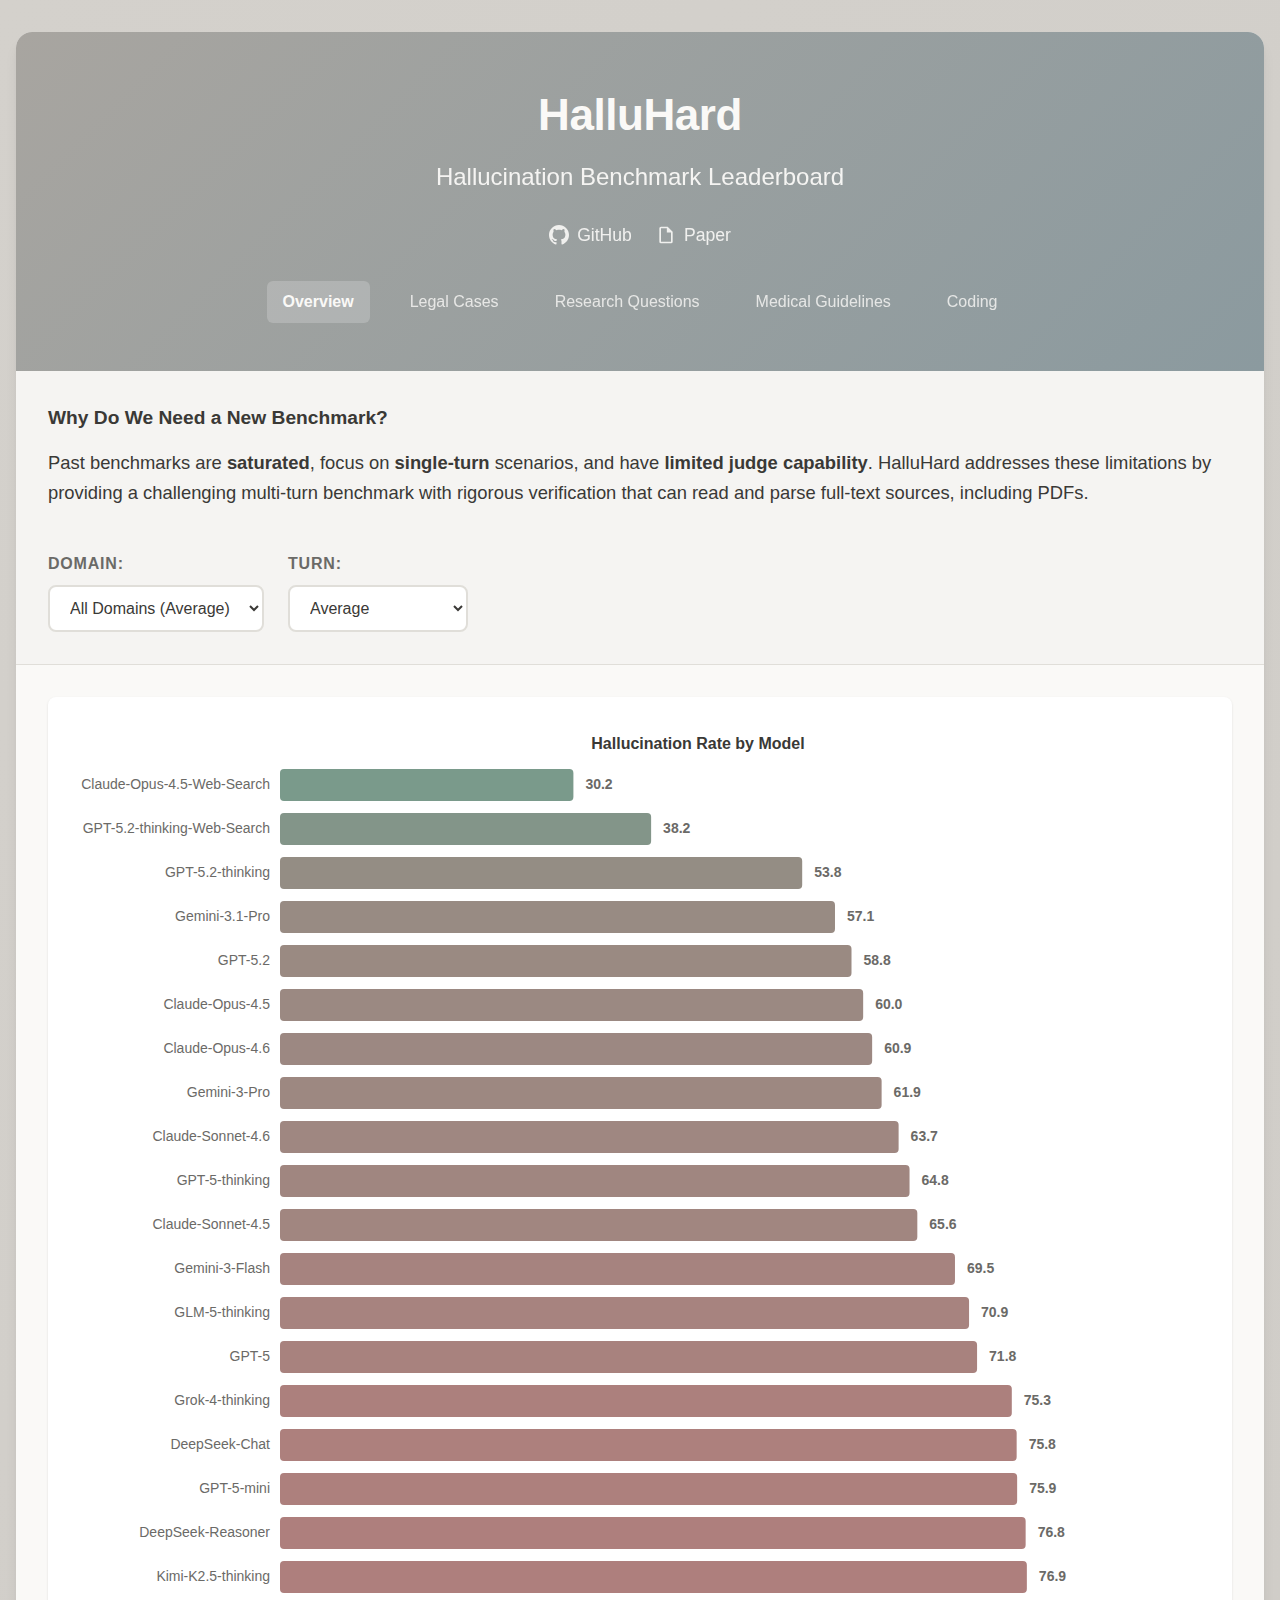
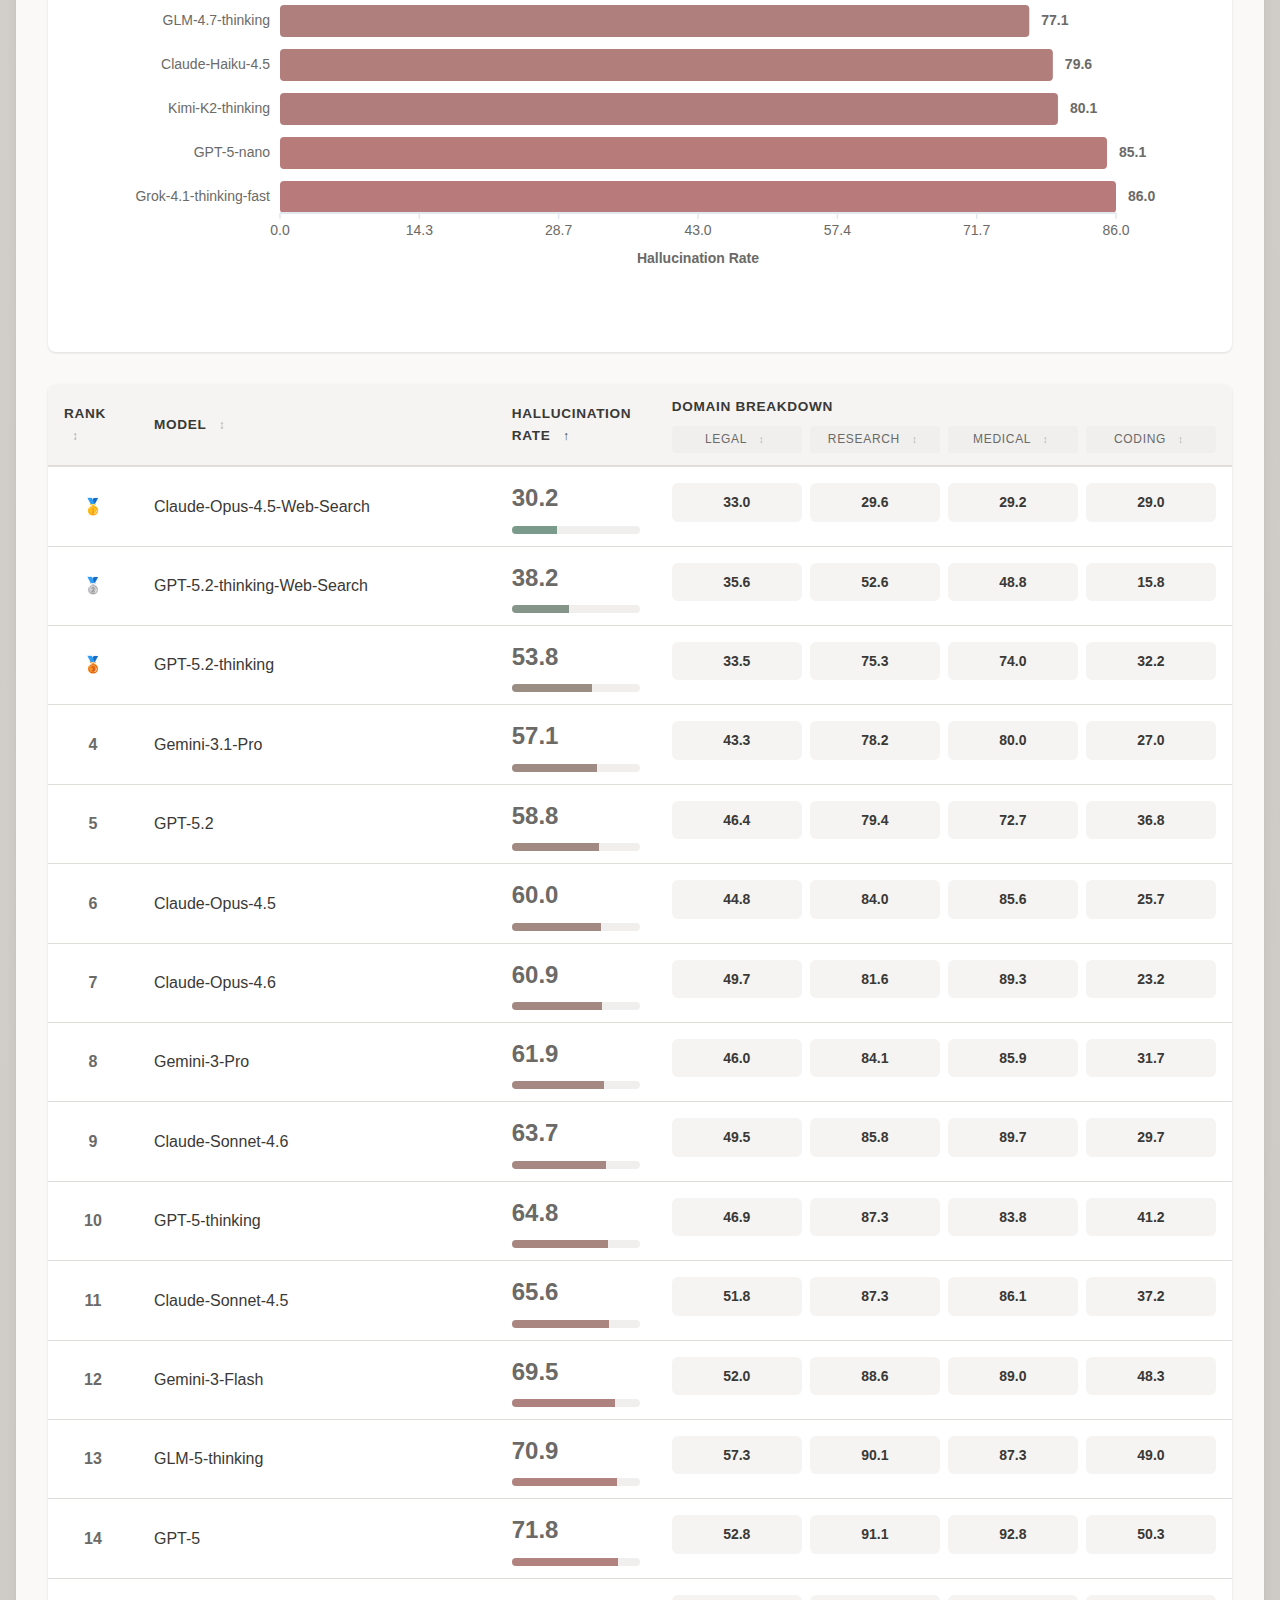
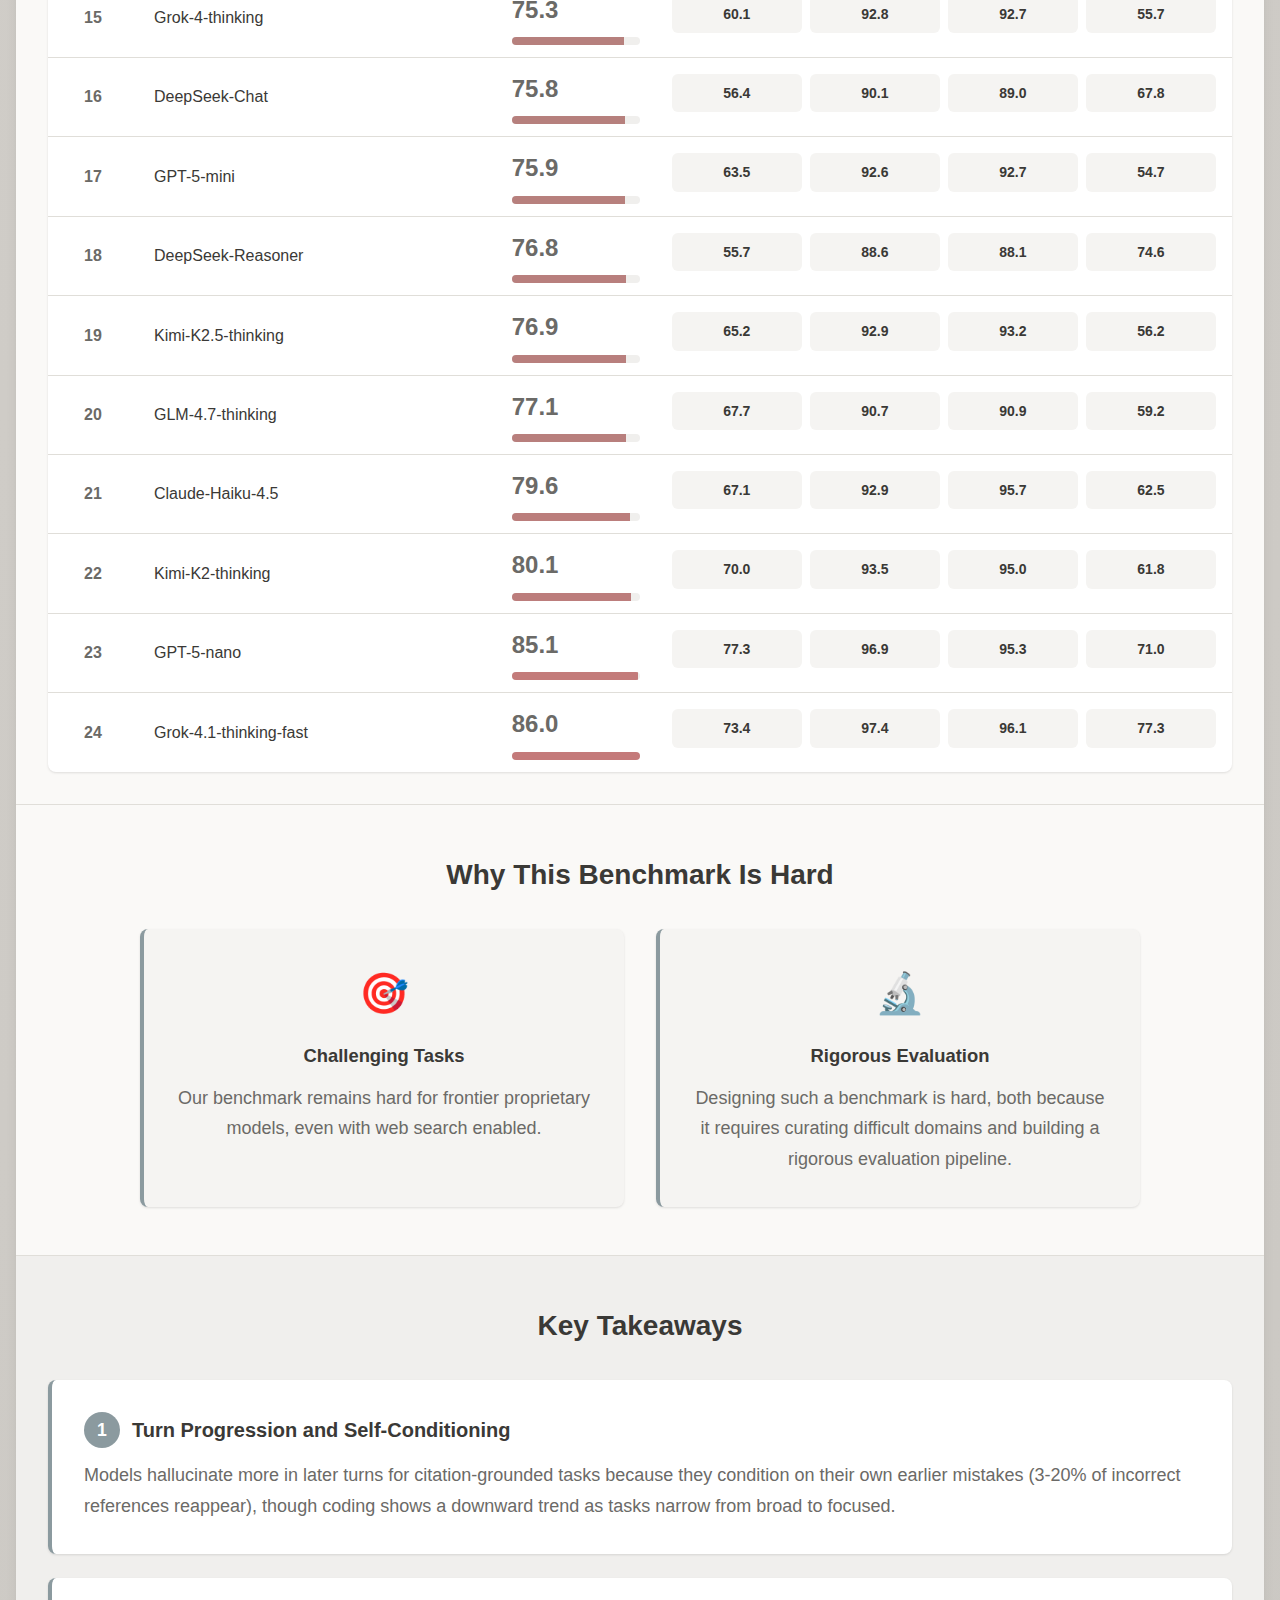
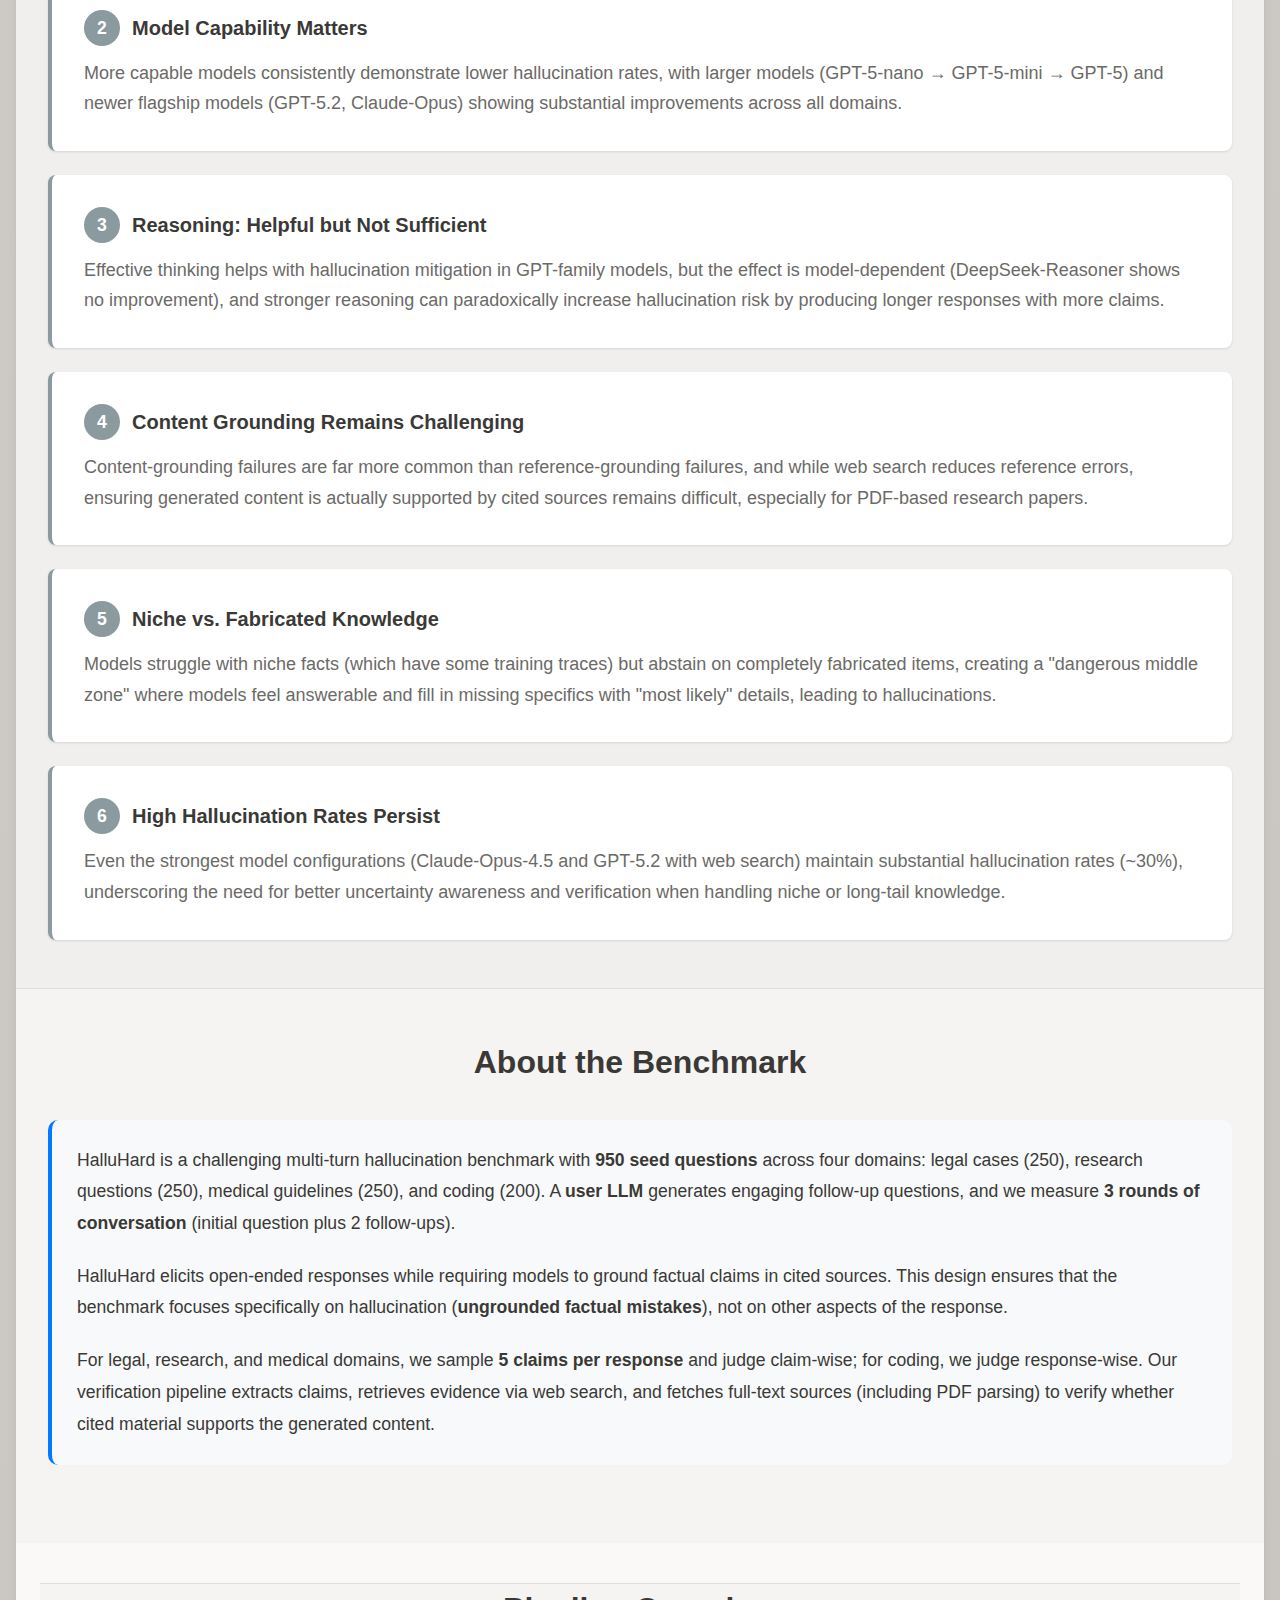
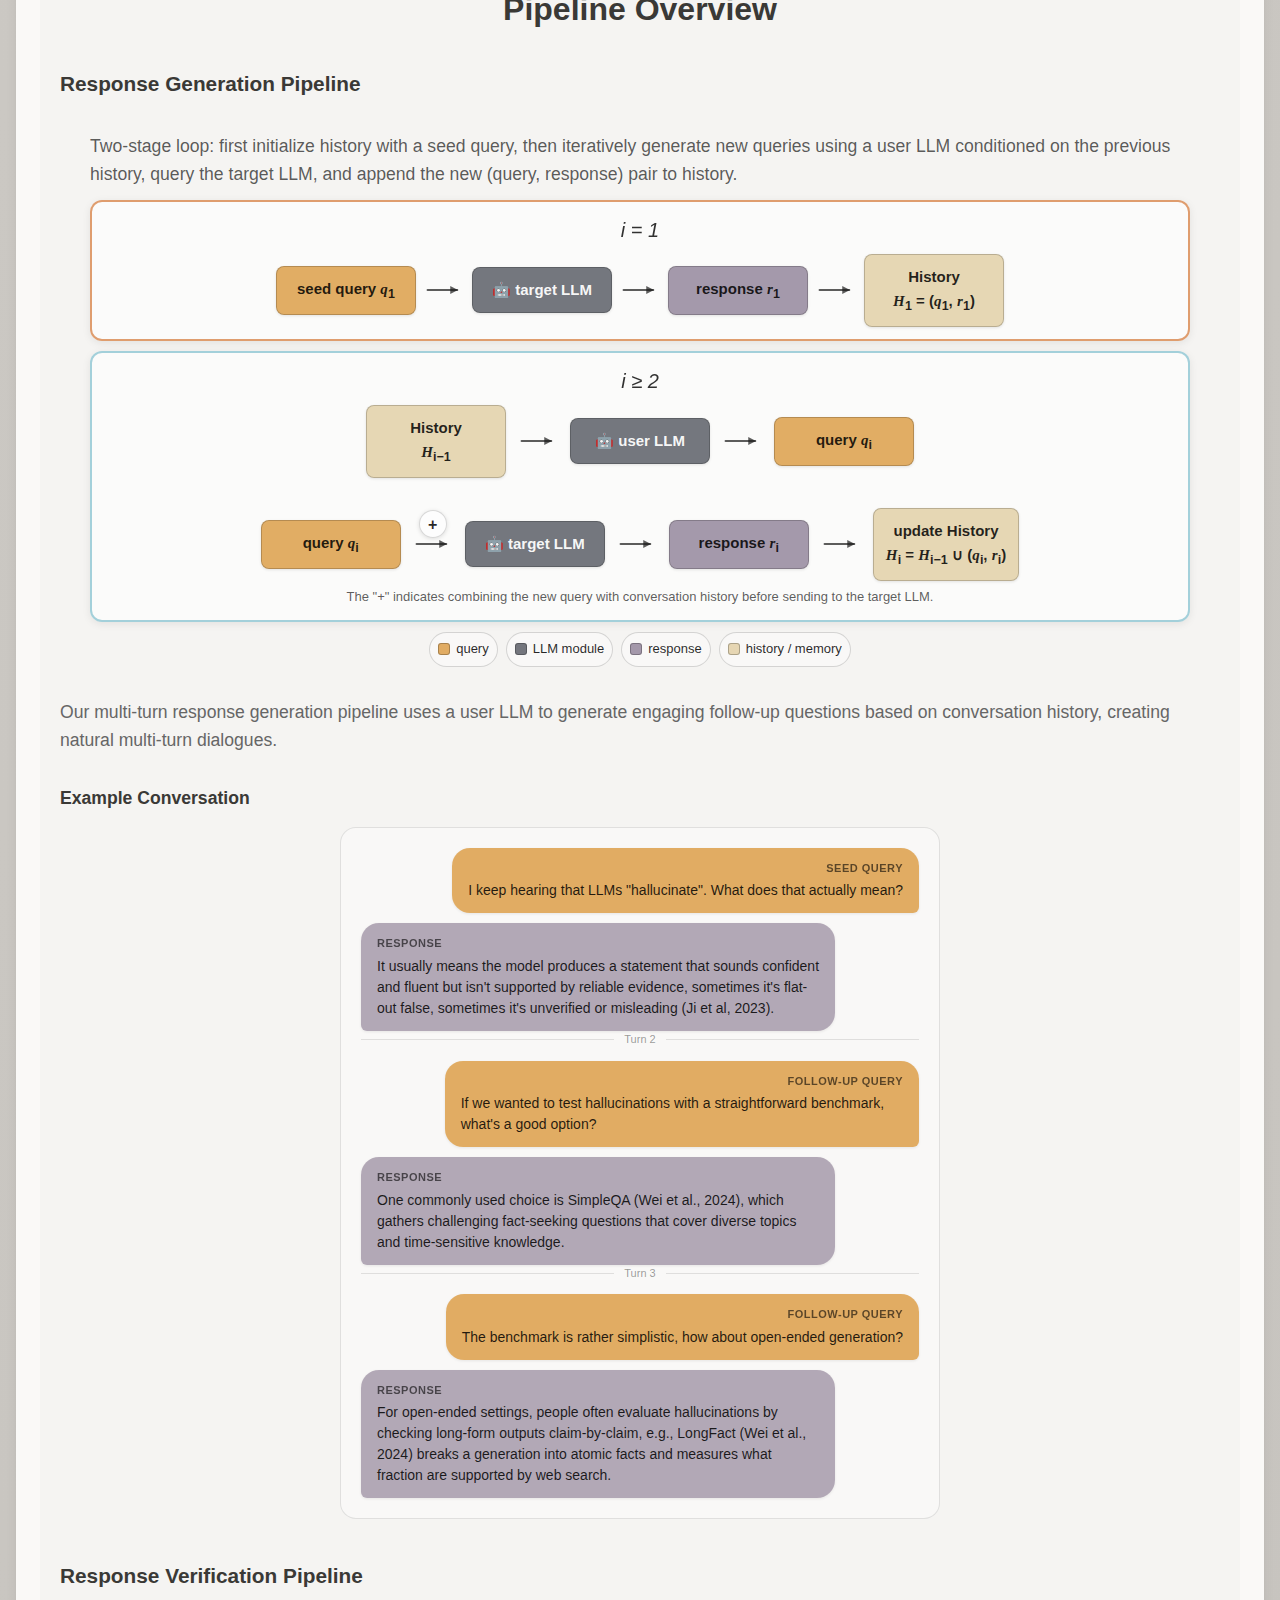
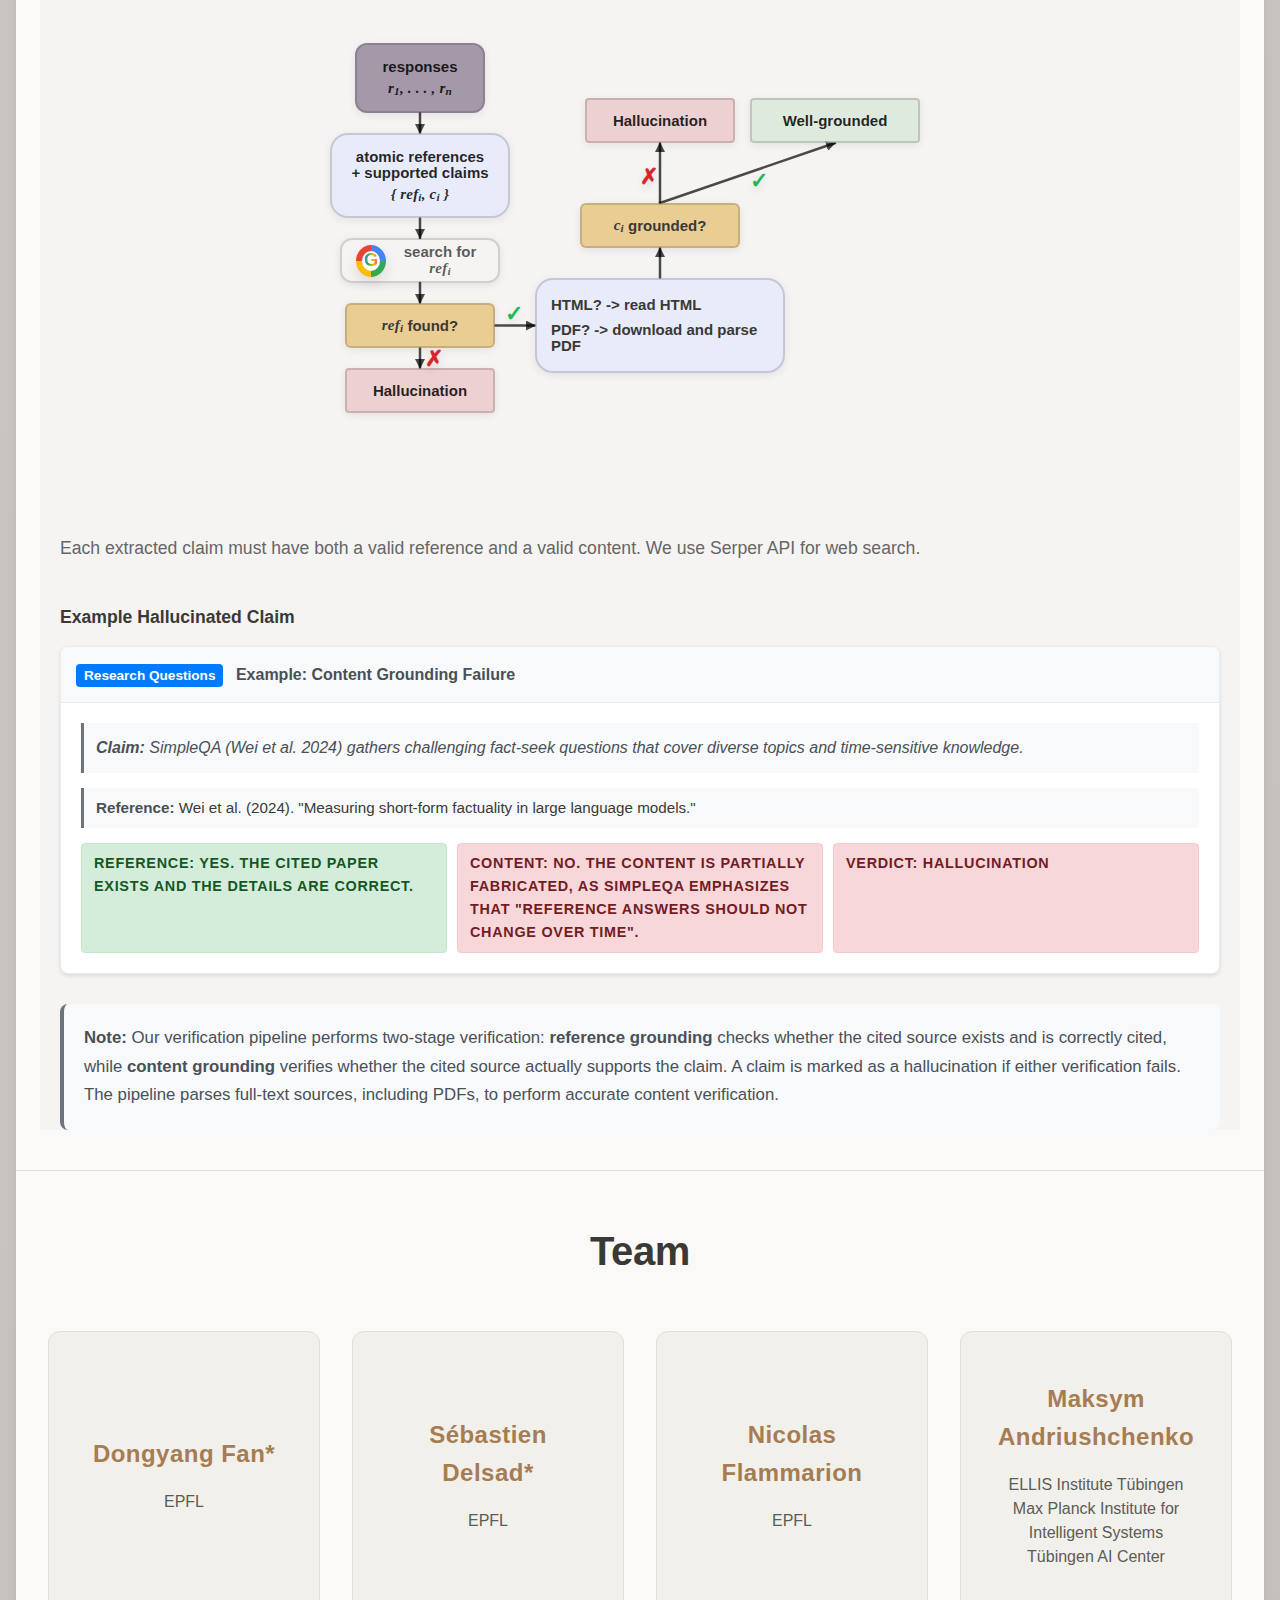
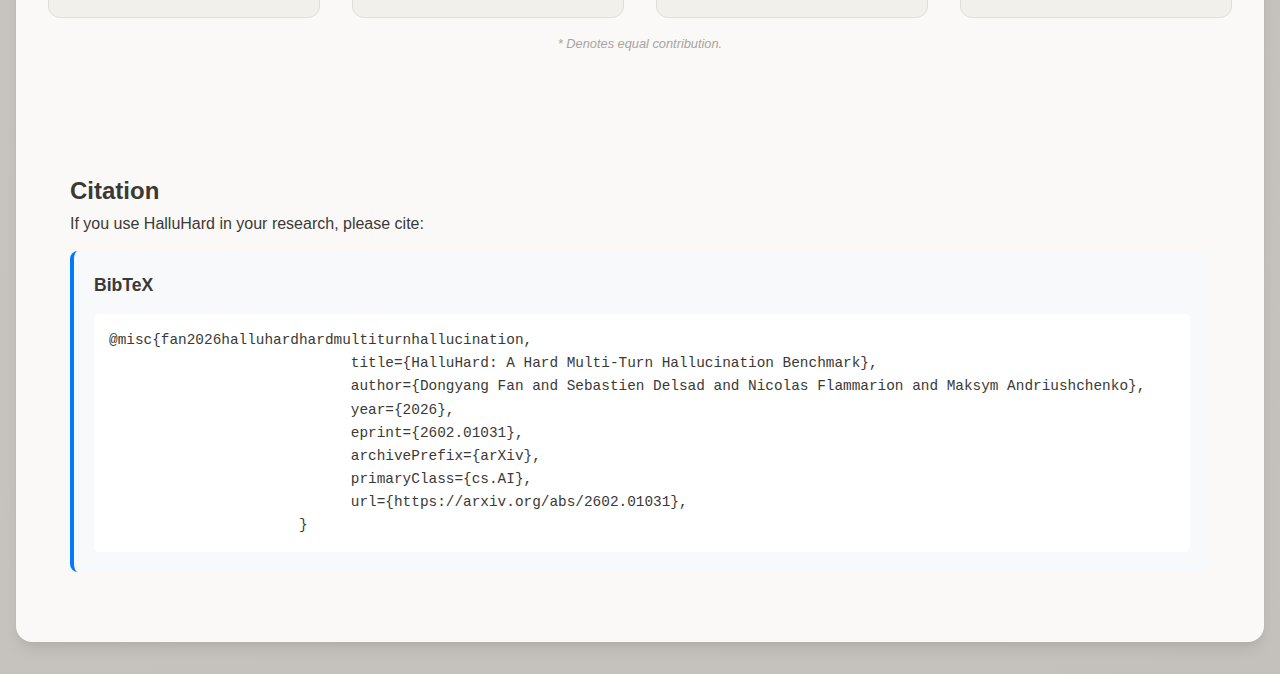
<file: index.html>
<!DOCTYPE html>
<html lang="en">

<head>
    <meta charset="UTF-8">
    <meta name="viewport" content="width=device-width, initial-scale=1.0">
    <meta name="scroll-restoration" content="manual">
    <title>HalluHard - Hallucination Benchmark Leaderboard</title>
    <link rel="stylesheet" href="styles.css">
</head>

<body>
    <div class="container">
        <header>
            <h1>HalluHard</h1>
            <p class="subtitle">Hallucination Benchmark Leaderboard</p>
            <div class="header-links" style="margin-top: 1.5rem; margin-bottom: 1rem; display: flex; gap: 1.5rem; justify-content: center; align-items: center; flex-wrap: wrap;">
                <a href="https://github.com/epfml/halluhard" target="_blank" class="header-link" style="color: #faf9f7; text-decoration: none; font-family: 'Avenir', 'Avenir Next', sans-serif; font-weight: 500; font-size: 1.1rem; opacity: 0.9; transition: opacity 0.2s; display: flex; align-items: center; gap: 0.5rem;" onmouseover="this.style.opacity='1'; this.style.textDecoration='underline';" onmouseout="this.style.opacity='0.9'; this.style.textDecoration='none';">
                    <svg width="20" height="20" viewBox="0 0 24 24" fill="currentColor" style="flex-shrink: 0;">
                        <path d="M12 0c-6.626 0-12 5.373-12 12 0 5.302 3.438 9.8 8.207 11.387.599.111.793-.261.793-.577v-2.234c-3.338.726-4.033-1.416-4.033-1.416-.546-1.387-1.333-1.756-1.333-1.756-1.089-.745.083-.729.083-.729 1.205.084 1.839 1.237 1.839 1.237 1.07 1.834 2.807 1.304 3.492.997.107-.775.418-1.305.762-1.604-2.665-.305-5.467-1.334-5.467-5.931 0-1.311.469-2.381 1.236-3.221-.124-.303-.535-1.524.117-3.176 0 0 1.008-.322 3.301 1.23.957-.266 1.983-.399 3.003-.404 1.02.005 2.047.138 3.006.404 2.291-1.552 3.297-1.23 3.297-1.23.653 1.653.242 2.874.118 3.176.77.84 1.235 1.911 1.235 3.221 0 4.609-2.807 5.624-5.479 5.921.43.372.823 1.102.823 2.222v3.293c0 .319.192.694.801.576 4.765-1.589 8.199-6.086 8.199-11.386 0-6.627-5.373-12-12-12z"/>
                    </svg>
                    GitHub
                </a>
                <a href="https://arxiv.org/abs/2602.01031" target="_blank" class="header-link paper-link" style="color: #faf9f7; text-decoration: none; font-family: 'Avenir', 'Avenir Next', sans-serif; font-weight: 500; font-size: 1.1rem; opacity: 0.9; transition: opacity 0.2s; display: flex; align-items: center; gap: 0.5rem;" onmouseover="this.style.opacity='1'; this.style.textDecoration='underline';" onmouseout="this.style.opacity='0.9'; this.style.textDecoration='none';">
                    <svg width="20" height="20" viewBox="0 0 24 24" fill="currentColor" style="flex-shrink: 0;">
                        <path d="M14,2H6A2,2 0 0,0 4,4V20A2,2 0 0,0 6,22H18A2,2 0 0,0 20,20V8L14,2M18,20H6V4H13V9H18V20Z"/>
                    </svg>
                    Paper 
                </a>
            </div>
            <!-- <p class="description">
                A comprehensive benchmark evaluating hallucination rates across multiple domains and conversation turns.
                Lower hallucination rates indicate better performance.
            </p> -->
            <nav class="main-nav">
                <a href="index.html" class="nav-link active">Overview</a>
                <a href="legal_cases.html" class="nav-link">Legal Cases</a>
                <a href="research_questions.html" class="nav-link">Research Questions</a>
                <a href="medical_guidelines.html" class="nav-link">Medical Guidelines</a>
                <a href="coding.html" class="nav-link">Coding</a>
            </nav>
        </header>

        <div class="controls">
            <div class="benchmark-rationale" style="width: 100%; margin-bottom: 20px;">
                <h3 style="margin-top: 0; margin-bottom: 15px; font-size: 1.2em; font-weight: 600;">Why Do We Need a New Benchmark?</h3>
                <p style="margin: 0; line-height: 1.6; font-size: 1.15em;">
                    Past benchmarks are <strong>saturated</strong>, focus on <strong>single-turn</strong> scenarios, and have <strong>limited judge capability</strong>. HalluHard addresses these limitations by providing a challenging multi-turn benchmark with rigorous verification that can read and parse full-text sources, including PDFs.

                </p>
            </div>
            <div class="control-group">
                <label for="domain-select">Domain:</label>
                <select id="domain-select">
                    <option value="all" selected>All Domains (Average)</option>
                    <option value="legal_cases">Legal Cases</option>
                    <option value="research_questions">Research Questions</option>
                    <option value="medical_guidelines">Medical Guidelines</option>
                    <option value="coding">Coding</option>
                </select>
            </div>
            <div class="control-group">
                <label for="turn-select">Turn:</label>
                <select id="turn-select">
                    <option value="avg" selected>Average</option>
                    <option value="1">Turn 1</option>
                    <option value="3">Turn 2</option>
                    <option value="5">Turn 3</option>
                </select>
            </div>
        </div>

        <div class="leaderboard-container">
            <div id="chart-view">
                <div class="chart-container" style="overflow-x: auto;">
                    <svg id="bar-chart" height="600"></svg>
                </div>
            </div>
            <div id="table-view">
                <table class="leaderboard" id="leaderboard">
                    <thead>
                        <tr>
                            <th class="rank-col sortable" data-sort="rank">Rank <span class="sort-icon">↕</span></th>
                            <th class="model-col sortable" data-sort="name">Model <span class="sort-icon">↕</span></th>
                            <th class="rate-col sortable active-sort" data-sort="rate">Hallucination Rate <span
                                    class="sort-icon">↑</span></th>
                            <th class="domain-breakdown-col" id="domain-breakdown-header" style="display: none;">
                                <div>Domain Breakdown</div>
                                <div class="domain-labels">
                                    <span class="domain-sortable" data-sort="legal_cases">Legal <span
                                            class="sort-icon">↕</span></span>
                                    <span class="domain-sortable" data-sort="research_questions">Research <span
                                            class="sort-icon">↕</span></span>
                                    <span class="domain-sortable" data-sort="medical_guidelines">Medical <span
                                            class="sort-icon">↕</span></span>
                                    <span class="domain-sortable" data-sort="coding">Coding <span
                                            class="sort-icon">↕</span></span>
                                </div>
                            </th>
                        </tr>
                    </thead>
                    <tbody id="leaderboard-body">
                        <tr>
                            <td colspan="4" class="loading">Loading data...</td>
                        </tr>
                    </tbody>
                </table>
            </div>
        </div>

        <div class="challenge-section">
            <h2>Why This Benchmark Is Hard</h2>
            <div class="challenge-grid">
                <div class="challenge-card">
                    <div class="challenge-icon">🎯</div>
                    <h3>Challenging Tasks</h3>
                    <p>Our benchmark remains hard for frontier proprietary models, even with web search enabled.</p>
                </div>
                <div class="challenge-card">
                    <div class="challenge-icon">🔬</div>
                    <h3>Rigorous Evaluation</h3>
                    <p>Designing such a benchmark is hard, both because it requires curating difficult domains and building a rigorous evaluation pipeline.</p>
                </div>
            </div>
        </div>

        <div class="insights-section">
            <h2>Key Takeaways</h2>
            <div class="insights-grid-vertical">
                <div class="insight-card">
                    <h3><span class="takeaway-number">1</span> Turn Progression and Self-Conditioning</h3>
                    <p>Models hallucinate more in later turns for citation-grounded tasks because they condition on
                        their own earlier mistakes (3-20% of incorrect references reappear), though coding shows a
                        downward trend as tasks narrow from broad to focused.</p>
                </div>
                <div class="insight-card">
                    <h3><span class="takeaway-number">2</span> Model Capability Matters</h3>
                    <p>More capable models consistently demonstrate lower hallucination rates, with larger models
                        (GPT-5-nano → GPT-5-mini → GPT-5) and newer flagship models (GPT-5.2, Claude-Opus) showing
                        substantial improvements across all domains.</p>
                </div>
                <div class="insight-card">
                    <h3><span class="takeaway-number">3</span> Reasoning: Helpful but Not Sufficient</h3>
                    <p>Effective thinking helps with hallucination mitigation in GPT-family models, but the effect is
                        model-dependent (DeepSeek-Reasoner shows no improvement), and stronger reasoning can
                        paradoxically increase hallucination risk by producing longer responses with more claims.</p>
                </div>
                <div class="insight-card">
                    <h3><span class="takeaway-number">4</span> Content Grounding Remains Challenging</h3>
                    <p>Content-grounding failures are far more common than reference-grounding failures, and while web
                        search reduces reference errors, ensuring generated content is actually supported by cited
                        sources remains difficult, especially for PDF-based research papers.</p>
                </div>
                <div class="insight-card">
                    <h3><span class="takeaway-number">5</span> Niche vs. Fabricated Knowledge</h3>
                    <p>Models struggle with niche facts (which have some training traces) but abstain on completely
                        fabricated items, creating a "dangerous middle zone" where models feel answerable and fill in
                        missing specifics with "most likely" details, leading to hallucinations.</p>
                </div>
                <div class="insight-card">
                    <h3><span class="takeaway-number">6</span> High Hallucination Rates Persist</h3>
                    <p>Even the strongest model configurations (Claude-Opus-4.5 and GPT-5.2 with web search) maintain
                        substantial hallucination rates (~30%), underscoring the need for better uncertainty awareness
                        and verification when handling niche or long-tail knowledge.</p>
                </div>
            </div>
        </div>

        <div class="info-section">
            <h2>About the Benchmark</h2>
            
            <div class="benchmark-overview"
                style="background: #f8f9fa; padding: 25px; border-radius: 10px; margin-bottom: 30px; border-left: 4px solid #007bff; max-width: 1200px; margin-left: auto; margin-right: auto;">
                <p style="font-size: 1.1em; line-height: 1.8; margin: 0 0 1.2em 0;">
                    HalluHard is a challenging multi-turn hallucination benchmark with <strong>950 seed
                        questions</strong> across four domains: legal cases (250), research questions (250), medical
                    guidelines (250), and coding (200). A <strong>user LLM</strong> generates engaging follow-up
                    questions, and we measure <strong>3 rounds of conversation</strong> (initial question plus 2
                    follow-ups).
                </p>
                <p style="font-size: 1.1em; line-height: 1.8; margin: 0 0 1.2em 0;">
                    HalluHard elicits open-ended responses while requiring models to ground factual claims in cited sources. 
                    This design ensures that the benchmark focuses specifically on hallucination (<strong>ungrounded factual mistakes</strong>), not on other aspects of the response.
                </p>
                <p style="font-size: 1.1em; line-height: 1.8; margin: 0;">
                    For legal, research, and medical domains, we sample <strong>5 claims per
                        response</strong> and judge claim-wise; for coding, we judge response-wise. Our verification
                    pipeline extracts claims, retrieves evidence via web search, and fetches full-text sources
                    (including PDF parsing) to verify whether cited material supports the generated content.
                </p>
            </div>
        </div>
        
        <div class="info-section" style="max-width: 1200px; margin: 40px auto; padding: 0 20px;">
            <h2>Pipeline Overview</h2>
             
            <div style="margin-bottom: 40px;">
                <h3 style="font-size: 1.3em; margin-bottom: 15px; font-weight: 600;">Response Generation Pipeline</h3>
                <div style="background: transparent; padding: 16px; border-radius: 12px; max-width: 100%; overflow-x: auto;">
                    <style>
                        .pipeline-wrap{
                          --bg: transparent;
                          --panel: rgba(255,255,255,.6);
                          --stroke: rgba(0,0,0,.15);
                          --text: rgba(0,0,0,.85);
                          --muted: rgba(0,0,0,.65);
                          --seed: rgba(208, 122, 0, 0.6);
                          --llm:  rgba(26, 32, 44, 0.6);
                          --resp: rgba(107, 88, 118, 0.6);
                          --hist: rgba(216, 191, 134, 0.6);
                          --outline1: rgba(214, 125, 63, .75);
                          --outline2: rgba(115, 185, 201, .65);
                          max-width: 1100px;
                          margin: 0 auto;
                        }
                        .pipeline-wrap h1{
                          margin: 0 0 4px 0;
                          font-size: 1.5em;
                          letter-spacing: .2px;
                          color: rgba(0,0,0,.85);
                        }
                        .pipeline-wrap p{
                          margin: 0 0 12px 0;
                          color: rgba(0,0,0,.65);
                          line-height: 1.6;
                          font-size: 1.1em;
                        }
                        .pipeline-panel{
                          background: var(--panel);
                          border: 1px solid var(--stroke);
                          border-radius: 12px;
                          padding: 12px;
                          margin: 8px 0 10px;
                          box-shadow: 0 2px 8px rgba(0,0,0,.08);
                        }
                        .pipeline-panel.outline1{ border: 2px solid var(--outline1); }
                        .pipeline-panel.outline2{ border: 2px solid var(--outline2); }
                        .pipeline-panel-title{
                          display:flex;
                          align-items:baseline;
                          justify-content:center;
                          gap:8px;
                          margin-bottom: 8px;
                          color: rgba(0,0,0,.85);
                        }
                        .pipeline-panel-title .k{
                          font-style: italic;
                          font-size: 20px;
                          opacity: .95;
                        }
                        .pipeline-row{
                          display:flex;
                          align-items:center;
                          justify-content:center;
                          gap: 10px;
                          flex-wrap: wrap;
                        }
                        .pipeline-col{
                          display:flex;
                          flex-direction:column;
                          align-items:center;
                          gap:8px;
                          min-width: 140px;
                        }
                        .pipeline-box{
                          min-width: 140px;
                          padding: 10px 12px;
                          border-radius: 8px;
                          border: 1px solid rgba(0,0,0,.2);
                          box-shadow: 0 1px 3px rgba(0,0,0,.1);
                          text-align:center;
                          font-weight: 650;
                          font-size: 15px;
                          color: rgba(0,0,0,.85);
                          position: relative;
                        }
                        .pipeline-box.seed{ background: var(--seed) !important; color: rgba(0,0,0,.85);  }
                        .pipeline-box.llm { background: var(--llm) !important; color: rgba(255,255,255,.95);  }
                        .pipeline-box.resp{ background: var(--resp) !important; color: rgba(0,0,0,.85);  }
                        .pipeline-box.hist{ background: var(--hist) !important; color: rgba(0,0,0,.85); }
                        .pipeline-box .sub{
                          display:block;
                          font-weight: 600;
                          opacity:.95;
                          font-size: 14px;
                        }
                        .pipeline-box .math{
                          font-family: ui-serif, "Times New Roman", Times, serif;
                          font-style: italic;
                          letter-spacing: .2px;
                          font-weight: 700;
                        }
                        .pipeline-arrow{
                          display:flex;
                          align-items:center;
                          justify-content:center;
                          width: 36px;
                          height: 20px;
                          opacity:.9;
                        }
                        .pipeline-arrow svg{ display:block; width: 36px; height: 20px; }
                        .pipeline-plus{
                          width: 32px;
                          height: 32px;
                          border-radius: 999px;
                          border: 1px solid var(--stroke);
                          display:flex;
                          align-items:center;
                          justify-content:center;
                          font-size: 18px;
                          font-weight: 800;
                          background: rgba(255,255,255,.5);
                          box-shadow: 0 1px 4px rgba(0,0,0,.12);
                          color: var(--text);
                        }
                        .pipeline-note{
                          font-size: 13px;
                          color: var(--muted);
                          margin-top: 6px;
                          text-align:center;
                        }
                        .pipeline-legend{
                          display:flex;
                          flex-wrap: wrap;
                          gap:8px;
                          margin-top: 10px;
                          justify-content:center;
                        }
                        .pipeline-pill{
                          display:flex;
                          gap:6px;
                          align-items:center;
                          padding: 6px 8px;
                          border-radius: 999px;
                          border: 1px solid var(--stroke);
                          background: rgba(255,255,255,.4);
                          font-size: 13px;
                          color: var(--text);
                        }
                        .pipeline-swatch{
                          width: 12px; height: 12px; border-radius: 3px;
                          border: 1px solid rgba(0,0,0,.25);
                        }
                    </style>
                    <div class="pipeline-wrap">
                        <!-- <h1>Response Generation Pipeline</h1> -->
                        <p>
                            Two-stage loop: first initialize history with a seed query, then iteratively generate new queries using a user LLM
                            conditioned on the previous history, query the target LLM, and append the new (query, response) pair to history.
                        </p>

                        <!-- i = 1 -->
                        <section class="pipeline-panel outline1">
                            <div class="pipeline-panel-title">
                                <span class="k">i = 1</span>
                            </div>

                            <div class="pipeline-row">
                                <div class="pipeline-box seed">
                                    seed query <span class="math">q</span><sub>1</sub>
                                </div>

                                <div class="pipeline-arrow" aria-hidden="true">
                                    <svg width="46" height="24" viewBox="0 0 46 24" fill="none">
                                        <defs>
                                            <marker id="pipelineArrowHead"
                                                    markerWidth="10" markerHeight="10"
                                                    refX="9" refY="5"
                                                    orient="auto"
                                                    markerUnits="userSpaceOnUse">
                                                <path d="M0,0 L10,5 L0,10 Z" fill="rgba(0,0,0,.7)"></path>
                                            </marker>
                                        </defs>
                                        <line x1="2" y1="12" x2="40" y2="12" stroke="rgba(0,0,0,.7)" stroke-width="2.5" stroke-linecap="round" marker-end="url(#pipelineArrowHead)"/>
                                    </svg>
                                </div>

                                <div class="pipeline-box llm">
                                    🤖 target LLM
                                </div>

                                <div class="pipeline-arrow" aria-hidden="true">
                                    <svg width="46" height="24" viewBox="0 0 46 24" fill="none">
                                        <defs>
                                            <marker id="pipelineArrowHead"
                                                    markerWidth="10" markerHeight="10"
                                                    refX="9" refY="5"
                                                    orient="auto"
                                                    markerUnits="userSpaceOnUse">
                                                <path d="M0,0 L10,5 L0,10 Z" fill="rgba(0,0,0,.7)"></path>
                                            </marker>
                                        </defs>
                                        <line x1="2" y1="12" x2="40" y2="12" stroke="rgba(0,0,0,.7)" stroke-width="2.5" stroke-linecap="round" marker-end="url(#pipelineArrowHead)"/>
                                    </svg>
                                </div>

                                <div class="pipeline-box resp">
                                    response <span class="math">r</span><sub>1</sub>
                                </div>

                                <div class="pipeline-arrow" aria-hidden="true">
                                    <svg width="46" height="24" viewBox="0 0 46 24" fill="none">
                                        <defs>
                                            <marker id="pipelineArrowHead"
                                                    markerWidth="10" markerHeight="10"
                                                    refX="9" refY="5"
                                                    orient="auto"
                                                    markerUnits="userSpaceOnUse">
                                                <path d="M0,0 L10,5 L0,10 Z" fill="rgba(0,0,0,.7)"></path>
                                            </marker>
                                        </defs>
                                        <line x1="2" y1="12" x2="40" y2="12" stroke="rgba(0,0,0,.7)" stroke-width="2.5" stroke-linecap="round" marker-end="url(#pipelineArrowHead)"/>
                                    </svg>
                                </div>

                                <div class="pipeline-box hist">
                                    History<br/>
                                    <span class="math">H</span><sub>1</sub> = (<span class="math">q</span><sub>1</sub>, <span class="math">r</span><sub>1</sub>)
                                </div>
                            </div>
                        </section>

                        <!-- i >= 2 -->
                        <section class="pipeline-panel outline2">
                            <div class="pipeline-panel-title">
                                <span class="k">i ≥ 2</span>
                            </div>

                            <div style="display: flex; flex-direction: column; align-items: center; gap: 10px; position: relative;">
                                <div class="pipeline-row" style="gap:14px; position: relative;">
                                    <div class="pipeline-box hist">
                                        History<br/>
                                        <span class="math">H</span><sub>i−1</sub>
                                    </div>

                                    <div class="pipeline-arrow" aria-hidden="true">
                                        <svg width="46" height="24" viewBox="0 0 46 24" fill="none">
                                            <defs>
                                                <marker id="pipelineArrowHead3"
                                                        markerWidth="10" markerHeight="10"
                                                        refX="9" refY="5"
                                                        orient="auto"
                                                        markerUnits="userSpaceOnUse">
                                                    <path d="M0,0 L10,5 L0,10 Z" fill="rgba(0,0,0,.7)"></path>
                                                </marker>
                                            </defs>
                                            <line x1="2" y1="12" x2="40" y2="12" stroke="rgba(0,0,0,.7)" stroke-width="2.5" stroke-linecap="round" marker-end="url(#pipelineArrowHead3)"/>
                                        </svg>
                                    </div>

                                    <div class="pipeline-box llm">
                                        🤖 user LLM
                                    </div>

                                    <div class="pipeline-arrow" aria-hidden="true">
                                        <svg width="46" height="24" viewBox="0 0 46 24" fill="none">
                                            <defs>
                                                <marker id="pipelineArrowHead4"
                                                        markerWidth="10" markerHeight="10"
                                                        refX="9" refY="5"
                                                        orient="auto"
                                                        markerUnits="userSpaceOnUse">
                                                    <path d="M0,0 L10,5 L0,10 Z" fill="rgba(0,0,0,.7)"></path>
                                                </marker>
                                            </defs>
                                            <line x1="2" y1="12" x2="40" y2="12" stroke="rgba(0,0,0,.7)" stroke-width="2.5" stroke-linecap="round" marker-end="url(#pipelineArrowHead4)"/>
                                        </svg>
                                    </div>

                                    <div class="pipeline-box seed">
                                        query <span class="math">q</span><sub>i</sub>
                                    </div>
                                </div>

                                <div class="pipeline-row" style="gap:14px; margin-top: 20px; position: relative; z-index: 2; align-items: center;">
                                    <div class="pipeline-box seed">
                                        query <span class="math">q</span><sub>i</sub>
                                    </div>

                                    <div style="display: flex; flex-direction: column; align-items: center; justify-content: center; position: relative; height: 100%;">
                                        <div class="pipeline-plus" style="width: 28px; height: 28px; font-size: 16px; position: absolute; top: -24px; left: 50%; transform: translateX(-50%); z-index: 3;">+</div>
                                        <div class="pipeline-arrow" aria-hidden="true" style="align-self: center;">
                                            <svg width="46" height="24" viewBox="0 0 46 24" fill="none">
                                                <defs>
                                                    <marker id="pipelineArrowHead5"
                                                            markerWidth="10" markerHeight="10"
                                                            refX="9" refY="5"
                                                            orient="auto"
                                                            markerUnits="userSpaceOnUse">
                                                        <path d="M0,0 L10,5 L0,10 Z" fill="rgba(0,0,0,.7)"></path>
                                                    </marker>
                                                </defs>
                                                <line x1="2" y1="12" x2="40" y2="12" stroke="rgba(0,0,0,.7)" stroke-width="2.5" stroke-linecap="round" marker-end="url(#pipelineArrowHead5)"/>
                                            </svg>
                                        </div>
                                    </div>

                                    <div class="pipeline-box llm">
                                        🤖 target LLM
                                    </div>

                                    <div class="pipeline-arrow" aria-hidden="true">
                                        <svg width="46" height="24" viewBox="0 0 46 24" fill="none">
                                            <defs>
                                                <marker id="pipelineArrowHead6"
                                                        markerWidth="10" markerHeight="10"
                                                        refX="9" refY="5"
                                                        orient="auto"
                                                        markerUnits="userSpaceOnUse">
                                                    <path d="M0,0 L10,5 L0,10 Z" fill="rgba(0,0,0,.7)"></path>
                                                </marker>
                                            </defs>
                                            <line x1="2" y1="12" x2="40" y2="12" stroke="rgba(0,0,0,.7)" stroke-width="2.5" stroke-linecap="round" marker-end="url(#pipelineArrowHead6)"/>
                                        </svg>
                                    </div>

                                    <div class="pipeline-box resp">
                                        response <span class="math">r</span><sub>i</sub>
                                    </div>

                                    <div class="pipeline-arrow" aria-hidden="true">
                                        <svg width="46" height="24" viewBox="0 0 46 24" fill="none">
                                            <defs>
                                                <marker id="pipelineArrowHead7"
                                                        markerWidth="10" markerHeight="10"
                                                        refX="9" refY="5"
                                                        orient="auto"
                                                        markerUnits="userSpaceOnUse">
                                                    <path d="M0,0 L10,5 L0,10 Z" fill="rgba(0,0,0,.7)"></path>
                                                </marker>
                                            </defs>
                                            <line x1="2" y1="12" x2="40" y2="12" stroke="rgba(0,0,0,.7)" stroke-width="2.5" stroke-linecap="round" marker-end="url(#pipelineArrowHead7)"/>
                                        </svg>
                                    </div>

                                    <div class="pipeline-box hist">
                                        update History<br/>
                                        <span class="math">H</span><sub>i</sub> =
                                        <span class="math">H</span><sub>i−1</sub> ∪
                                        (<span class="math">q</span><sub>i</sub>, <span class="math">r</span><sub>i</sub>)
                                    </div>
                                </div>
                            </div>

                            <div class="pipeline-note">
                                The "+" indicates combining the new query with conversation history before sending to the target LLM.
                            </div>
                        </section>

                        <div class="pipeline-legend">
                            <div class="pipeline-pill"><span class="pipeline-swatch" style="background:var(--seed)"></span>query</div>
                            <div class="pipeline-pill"><span class="pipeline-swatch" style="background:var(--llm)"></span>LLM module</div>
                            <div class="pipeline-pill"><span class="pipeline-swatch" style="background:var(--resp)"></span>response</div>
                            <div class="pipeline-pill"><span class="pipeline-swatch" style="background:var(--hist)"></span>history / memory</div>
                        </div>
                    </div>
                </div>
                <p style="margin-top: 15px; line-height: 1.6; color: #666; font-size: 1.1em;">
                    Our multi-turn response generation pipeline uses a user LLM to generate engaging follow-up questions based on conversation history, creating natural multi-turn dialogues.
                </p>

                <!-- Chat Display Example -->
                <div style="margin-top: 30px;">
                    <h4 style="font-size: 1.1em; margin-bottom: 15px; font-weight: 600; color: #3a3936;">Example Conversation</h4>
                    <style>
                        .chat-container {
                            max-width: 600px;
                            margin: 0 auto;
                            padding: 20px;
                            background: rgba(255,255,255,0.4);
                            border-radius: 16px;
                            border: 1px solid rgba(0,0,0,0.1);
                        }
                        .chat-turn {
                            margin-bottom: 12px;
                        }
                        .chat-turn:last-child {
                            margin-bottom: 0;
                        }
                        .chat-turn-response {
                            padding-top: 10px;
                        }
                        .chat-bubble {
                            max-width: 85%;
                            padding: 12px 16px;
                            border-radius: 18px;
                            font-size: 14px;
                            line-height: 1.5;
                            position: relative;
                            box-shadow: 0 1px 3px rgba(0,0,0,0.08);
                        }
                        .chat-query {
                            margin-left: auto;
                            border-bottom-right-radius: 6px;
                            text-align: left;
                        }
                        .chat-query.seed {
                            background: rgba(208, 122, 0, 0.6);
                            color: rgba(0,0,0,0.85);
                        }
                        .chat-query.llm-generated {
                            background: rgba(208, 122, 0, 0.6);
                            color:  rgba(0,0,0,0.85);
                        }
                        .chat-response {
                            margin-right: auto;
                            background: rgba(107, 88, 118, 0.5);
                            color: rgba(0,0,0,0.85);
                            border-bottom-left-radius: 6px;
                        }
                        .chat-label {
                            font-size: 11px;
                            font-weight: 600;
                            margin-bottom: 4px;
                            opacity: 0.7;
                            text-transform: uppercase;
                            letter-spacing: 0.5px;
                        }
                        .chat-query .chat-label {
                            text-align: right;
                        }
                        .chat-response .chat-label {
                            text-align: left;
                        }
                        .turn-divider {
                            display: flex;
                            align-items: center;
                            justify-content: center;
                            margin: 12px 0;
                            gap: 10px;
                        }
                        .turn-divider span {
                            font-size: 11px;
                            color: rgba(0,0,0,0.4);
                            font-weight: 500;
                        }
                        .turn-divider::before,
                        .turn-divider::after {
                            content: '';
                            flex: 1;
                            height: 1px;
                            background: rgba(0,0,0,0.1);
                        }
                    </style>
                    <div class="chat-container">
                        <!-- Turn 1 -->
                        <div class="chat-turn">
                            <div class="chat-bubble chat-query seed" style="display: inline-block; float: right; clear: both;">
                                <div class="chat-label">Seed Query</div>
                                I keep hearing that LLMs "hallucinate". What does that actually mean?
                            </div>
                        </div>
                        <div class="chat-turn chat-turn-response" style="clear: both;">
                            <div class="chat-bubble chat-response" style="display: inline-block; float: left; clear: both;">
                                <div class="chat-label">Response</div>
                                It usually means the model produces a statement that sounds confident and fluent but isn't supported by reliable evidence, sometimes it's flat-out false, sometimes it's unverified or misleading (Ji et al, 2023).
                            </div>
                        </div>

                        <div class="turn-divider" style="clear: both;"><span>Turn 2</span></div>

                        <!-- Turn 2 -->
                        <div class="chat-turn">
                            <div class="chat-bubble chat-query llm-generated" style="display: inline-block; float: right; clear: both;">
                                <div class="chat-label">Follow-up Query</div>
                                If we wanted to test hallucinations with a straightforward benchmark, what's a good option?
                            </div>
                        </div>
                        <div class="chat-turn chat-turn-response" style="clear: both;">
                            <div class="chat-bubble chat-response" style="display: inline-block; float: left; clear: both;">
                                <div class="chat-label">Response</div>
                                One commonly used choice is SimpleQA (Wei et al., 2024), which gathers challenging fact-seeking questions that cover diverse topics and time-sensitive knowledge.
                            </div>
                        </div>

                        <div class="turn-divider" style="clear: both;"><span>Turn 3</span></div>

                        <!-- Turn 3 -->
                        <div class="chat-turn">
                            <div class="chat-bubble chat-query llm-generated" style="display: inline-block; float: right; clear: both;">
                                <div class="chat-label">Follow-up Query</div>
                                The benchmark is rather simplistic, how about open-ended generation?
                            </div>
                        </div>
                        <div class="chat-turn chat-turn-response" style="clear: both;">
                            <div class="chat-bubble chat-response" style="display: inline-block; float: left; clear: both;">
                                <div class="chat-label">Response</div>
                                For open-ended settings, people often evaluate hallucinations by checking long-form outputs claim-by-claim, e.g., LongFact (Wei et al., 2024) breaks a generation into atomic facts and measures what fraction are supported by web search.
                            </div>
                        </div>
                        <div style="clear: both;"></div>
                    </div>
                </div>
            </div>

            <div style="margin-bottom: 40px;">
                <h3 style="font-size: 1.3em; margin-bottom: 15px; font-weight: 600;">Response Verification Pipeline</h3>
                <style>
                    .verification-pipeline-root{
                        --bg:transparent;
                        --purple:rgba(111, 90, 120, 0.6);
                        --lav:rgba(223, 228, 255, 0.6);
                        --orange:rgba(227, 179, 84, 0.6);
                        --pink:rgba(231, 184, 187, 0.6);
                        --green:rgba(207, 226, 209, 0.6);
                        --ink:#2a2a2a;
                        --muted:#3b3b3b;
                        --arrow:rgba(0,0,0,.7);
                        --shadow: 0 2px 8px rgba(0,0,0,.08);
                    }
                    .verification-stage{
                        position:relative;
                        width: 700px;
                        max-width: 100%;
                        height: 480px;
                        margin: 0 auto;
                        border-radius: 12px;
                    }
                    .verification-block{
                        position:absolute;
                        border-radius: 12px;
                        border: 2px solid rgba(0,0,0,.15);
                        box-shadow: var(--shadow);
                        display:flex;
                        align-items:center;
                        justify-content:center;
                        text-align:center;
                        padding: 10px 12px;
                        line-height:1.1;
                    }
                    .verification-responses{
                        left: 65px; top: 20px;
                        width: 130px; height: 70px;
                        background: var(--purple);
                        color: rgba(0,0,0,.85);
                        font-size: 15px;
                        font-weight: 650;
                        flex-direction:column;
                        gap: 4px;
                    }
                    .verification-atomic{
                        left: 40px; top: 110px;
                        width: 180px; height: 85px;
                        background: var(--lav);
                        color: rgba(0,0,0,.85);
                        font-size: 15px;
                        font-weight: 650;
                        flex-direction:column;
                        gap: 4px;
                        border-radius: 18px;
                    }
                    .verification-search{
                        left: 50px; top: 215px;
                        width: 160px; height: 45px;
                        display:flex;
                        align-items:center;
                        justify-content:flex-start;
                        gap: 8px;
                        padding-left: 14px;
                        font-size: 15px;
                        color: rgba(0,0,0,.65);
                        font-weight: 650;
                    }
                    .verification-found{
                        left: 55px; top: 280px;
                        width: 150px; height: 45px;
                        background: var(--orange);
                        border-radius: 6px;
                        font-size: 15px;
                        font-weight: 650;
                        box-shadow: var(--shadow);
                    }
                    .verification-parse{
                        left: 245px; top: 255px;
                        width: 250px; height: 95px;
                        background: var(--lav);
                        border-radius: 18px;
                        font-size: 15px;
                        font-weight: 650;
                        flex-direction:column;
                        gap: 8px;
                        padding: 12px 14px;
                        align-items:flex-start;
                        justify-content:center;
                        text-align:left;
                    }
                    .verification-grounded{
                        left: 290px; top: 180px;
                        width: 160px; height: 45px;
                        background: var(--orange);
                        border-radius: 6px;
                        font-size: 15px;
                        font-weight: 650;
                        box-shadow: var(--shadow);
                    }
                    .verification-hall{
                        background: var(--pink);
                        color:rgba(0,0,0,.85);
                        border-radius: 4px;
                        font-size: 15px;
                        font-weight: 650;
                        box-shadow: var(--shadow);
                    }
                    .verification-hall.left{
                        left: 55px; top: 345px;
                        width: 150px; height: 45px;
                    }
                    .verification-hall.top{
                        left: 295px; top: 75px;
                        width: 150px; height: 45px;
                    }
                    .verification-well{
                        left: 460px; top: 75px;
                        width: 170px; height: 45px;
                        background: var(--green);
                        color:rgba(0,0,0,.85);
                        border-radius: 4px;
                        font-size: 15px;
                        font-weight: 650;
                        box-shadow: var(--shadow);
                    }
                    .verification-math{
                        font-family: ui-serif, "Times New Roman", Times, serif;
                        font-style: italic;
                        letter-spacing: .2px;
                        font-weight: 700;
                    }
                    .verification-sub{ font-size: .75em; vertical-align: -0.2em; }
                    .verification-g-badge{
                        width: 32px; height: 32px;
                        border-radius: 50%;
                        display:grid; place-items:center;
                        background: conic-gradient(#4285F4 0 90deg,#34A853 90deg 180deg,#FBBC05 180deg 270deg,#EA4335 270deg 360deg);
                        box-shadow: 0 6px 14px rgba(0,0,0,.10);
                        position: relative;
                    }
                    .verification-g-badge::after{
                        content:"";
                        position:absolute;
                        inset: 6px;
                        background:#fff;
                        border-radius: 50%;
                    }
                    .verification-g-letter{
                        position:relative;
                        z-index:1;
                        font-weight:900;
                        font-size: 18px;
                        background: linear-gradient(90deg,#4285F4,#34A853,#FBBC05,#EA4335);
                        -webkit-background-clip:text;
                        background-clip:text;
                        color:transparent;
                    }
                    .verification-mark{
                        position:absolute;
                        font-size: 22px;
                        font-weight: 900;
                        line-height:1;
                        text-shadow: 0 4px 10px rgba(0,0,0,.12);
                        user-select:none;
                    }
                    .verification-check{ color:#1db954; }
                    .verification-x{ color:#d62828; }
                    .verification-check.found{ left: 215px; top: 280px; }
                    .verification-x.found{ left: 135px; top: 325px; }
                    .verification-x.grounded{ left: 350px; top: 143px; }
                    .verification-check.grounded{ left: 460px; top: 147px; }
                    .verification-arrows{
                        position:absolute;
                        inset:0;
                        width:100%;
                        height:100%;
                        pointer-events:none;
                        z-index:0;
                    }
                    .verification-block, .verification-search, .verification-mark{ z-index:1; }
                </style>
                <div class="verification-pipeline-root" style="background: transparent; padding: 16px; border-radius: 12px; max-width: 100%; overflow-x: auto;">
                    <div class="verification-stage" role="img" aria-label="Response verification pipeline diagram">
                        <!-- Arrows -->
                        <!-- Arrows using same style as generation pipeline -->
                        <svg class="verification-arrows" viewBox="0 0 700 480" preserveAspectRatio="none" style="position:absolute; inset:0; width:100%; height:100%; pointer-events:none; z-index:0;">
                            <defs>
                                <marker id="arrowHead"
                                        markerWidth="10" markerHeight="10"
                                        refX="9" refY="5"
                                        orient="auto"
                                        markerUnits="userSpaceOnUse">
                                    <path d="M0,0 L10,5 L0,10 Z" fill="rgba(0,0,0,.7)"></path>
                                </marker>
                            </defs>
                            <!-- Vertical arrow: responses -> atomic -->
                            <!-- responses bottom edge: (130, 90), atomic top edge: (130, 110) -->
                            <g transform="translate(130, 90)">
                                <line x1="0" y1="0" x2="0" y2="20" stroke="rgba(0,0,0,.7)" stroke-width="2.5" stroke-linecap="round" marker-end="url(#arrowHead)"/>
                            </g>
                            <!-- Vertical arrow: atomic -> search -->
                            <!-- atomic bottom edge: (130, 195), search top edge: (130, 215) -->
                            <g transform="translate(130, 195)">
                                <line x1="0" y1="0" x2="0" y2="20" stroke="rgba(0,0,0,.7)" stroke-width="2.5" stroke-linecap="round" marker-end="url(#arrowHead)"/>
                            </g>
                            <!-- Vertical arrow: search -> found -->
                            <!-- search bottom edge: (130, 260), found top edge: (130, 280) -->
                            <g transform="translate(130, 260)">
                                <line x1="0" y1="0" x2="0" y2="20" stroke="rgba(0,0,0,.7)" stroke-width="2.5" stroke-linecap="round" marker-end="url(#arrowHead)"/>
                            </g>
                            <!-- Horizontal arrow: found -> parse -->
                            <!-- found right edge: (205, 302.5), parse left edge midpoint: (245, 302.5) -->
                            <g transform="translate(205, 302.5)">
                                <line x1="0" y1="0" x2="40" y2="0" stroke="rgba(0,0,0,.7)" stroke-width="2.5" stroke-linecap="round" marker-end="url(#arrowHead)"/>
                            </g>
                            <!-- Vertical arrow: found -> hallucination (left) -->
                            <!-- found bottom edge: (130, 325), hall.left top edge: (130, 345) -->
                            <g transform="translate(130, 325)">
                                <line x1="0" y1="0" x2="0" y2="20" stroke="rgba(0,0,0,.7)" stroke-width="2.5" stroke-linecap="round" marker-end="url(#arrowHead)"/>
                            </g>
                            <!-- Vertical arrow: parse -> grounded (up) -->
                            <!-- parse top edge: (370, 255), grounded bottom edge: (370, 225) -->
                            <g transform="translate(370, 255)">
                                <line x1="0" y1="0" x2="0" y2="-30" stroke="rgba(0,0,0,.7)" stroke-width="2.5" stroke-linecap="round" marker-end="url(#arrowHead)"/>
                            </g>
                            <!-- Vertical arrow: grounded -> hallucination (top-left) -->
                            <!-- grounded top edge: (370, 180), hall.top bottom edge: (370, 120) -->
                            <g transform="translate(370, 180)">
                                <line x1="0" y1="0" x2="0" y2="-60" stroke="rgba(0,0,0,.7)" stroke-width="2.5" stroke-linecap="round" marker-end="url(#arrowHead)"/>
                            </g>
                            <!-- Diagonal arrow: grounded -> well-grounded (top-right) -->
                            <!-- grounded top edge: (370, 180), well bottom edge: (545, 120) -->
                            <g transform="translate(370, 180)">
                                <line x1="0" y1="0" x2="175" y2="-60" stroke="rgba(0,0,0,.7)" stroke-width="2.5" stroke-linecap="round" marker-end="url(#arrowHead)"/>
                            </g>
                        </svg>
                        <!-- Blocks -->
                        <div class="verification-block verification-responses">
                            <div>responses</div>
                            <div class="verification-math">r<span class="verification-sub">1</span>, . . . , r<span class="verification-sub">n</span></div>
                        </div>
                        <div class="verification-block verification-atomic">
                            <div>atomic references<br/>+ supported claims</div>
                            <div class="verification-math">{ ref<span class="verification-sub">i</span>, c<span class="verification-sub">i</span> }</div>
                        </div>
                        <div class="verification-block verification-search">
                            <div class="verification-g-badge" aria-hidden="true"><div class="verification-g-letter">G</div></div>
                            <div>search for <span class="verification-math">ref<span class="verification-sub">i</span></span></div>
                        </div>
                        <div class="verification-block verification-found"><span class="verification-math">ref<span class="verification-sub">i</span></span>&nbsp;found?</div>
                        <div class="verification-block verification-parse">
                            <div>HTML? -> read HTML</div>
                            <div>PDF? -> download and parse PDF</div>
                        </div>
                        <div class="verification-block verification-grounded"><span class="verification-math">c<span class="verification-sub">i</span></span>&nbsp;grounded?</div>
                        <div class="verification-block verification-hall left">Hallucination</div>
                        <div class="verification-block verification-hall top">Hallucination</div>
                        <div class="verification-block verification-well">Well-grounded</div>
                        <!-- Marks -->
                        <div class="verification-mark verification-check found" aria-hidden="true">✓</div>
                        <div class="verification-mark verification-x found" aria-hidden="true">✗</div>
                        <div class="verification-mark verification-x grounded" aria-hidden="true">✗</div>
                        <div class="verification-mark verification-check grounded" aria-hidden="true">✓</div>
                    </div>
                </div>
                <p style="margin-top: 15px; line-height: 1.6; color: #666; font-size: 1.1em;">
                    Each extracted claim must have both a valid reference and a valid content. We use Serper API for web search.
                </p>
            </div>
        <!-- </div> -->

        <!-- <div class="info-section" style="max-width: 1200px; margin: 0 auto 40px auto; padding: 0 20px;"> -->
            <!-- <h2>Example Hallucinated Claims</h2> -->
            
            <!-- <p style="font-size: 1.1em; line-height: 1.8; margin-bottom: 25px; color: #555;">
                The following examples illustrate how our judge pipeline evaluates claims by checking both reference grounding (whether the cited source exists) and content grounding (whether the source supports the claim). Each example shows the claim, verification results, and final verdict.
            </p> -->

            <div style="margin-top: 30px;">
                <h4 style="font-size: 1.1em; margin-bottom: 15px; font-weight: 600; color: #3a3936;">Example Hallucinated Claim</h4>
                <style>
                .example-claim {
                    background: white;
                    border: 1px solid #e9ecef;
                    border-radius: 8px;
                    margin-bottom: 25px;
                    overflow: hidden;
                    box-shadow: 0 2px 4px rgba(0,0,0,0.1);
                }
                .example-header {
                    background: #f8f9fa;
                    padding: 15px;
                    border-bottom: 1px solid #e9ecef;
                    font-weight: 600;
                    color: #495057;
                }
                .example-content {
                    padding: 20px;
                }
                .claim-text {
                    font-style: italic;
                    color: #495057;
                    margin-bottom: 15px;
                    padding: 12px;
                    background: #f8f9fa;
                    border-left: 3px solid #6c757d;
                    line-height: 1.6;
                }
                .claim-field {
                    margin-bottom: 8px;
                    padding: 8px 12px;
                    background: #f8f9fa;
                    border-left: 3px solid #6c757d;
                    font-size: 0.95em;
                }
                .claim-field strong {
                    color: #495057;
                }
                .status-badges {
                    display: flex;
                    flex-wrap: wrap;
                    gap: 10px;
                    margin-top: 15px;
                }
                .badge {
                    padding: 8px 12px;
                    border-radius: 4px;
                    font-size: 0.9em;
                    font-weight: 600;
                    flex: 1;
                    min-width: 200px;
                }
                .badge.success {
                    background-color: #d4edda;
                    color: #155724;
                    border: 1px solid #c3e6cb;
                }
                .badge.danger {
                    background-color: #f8d7da;
                    color: #721c24;
                    border: 1px solid #f5c6cb;
                }
            </style>
                <!-- Research Questions - Content Grounding Failure -->
                <div class="example-claim">
                    <div class="example-header">
                        <span style="background: #007bff; color: white; padding: 4px 8px; border-radius: 4px; font-size: 0.85em; margin-right: 8px;">Research Questions</span>
                        Example: Content Grounding Failure
                    </div>
                    <div class="example-content">
                        <div class="claim-text">
                            <strong>Claim:</strong> SimpleQA (Wei et al. 2024) gathers challenging fact-seek questions that cover diverse topics and time-sensitive knowledge.
                        </div>
                        <div class="claim-field">
                            <strong>Reference:</strong> Wei et al. (2024). "Measuring short-form factuality in large language models." 
                        </div>
                        <div class="status-badges">
                            <span class="badge success">
                                <strong>Reference:</strong> Yes. The cited paper exists and the details are correct.
                            </span>
                            <span class="badge danger">
                                <strong>Content:</strong> No. The content is partially fabricated, as SimpleQA emphasizes that "reference answers should not change over time".
                            </span>
                            <span class="badge danger">
                                <strong>Verdict:</strong> Hallucination
                            </span>
                        </div>
                    </div>
                </div>
            </div>

            <div style="background: #f8f9fa; padding: 20px; border-radius: 8px; margin-top: 30px; border-left: 4px solid #6c757d;">
                <p style="margin: 0; font-size: 1.05em; line-height: 1.7; color: #495057;">
                    <strong>Note:</strong> Our verification pipeline performs two-stage verification: <strong>reference grounding</strong> checks whether the cited source exists and is correctly cited, while <strong>content grounding</strong> verifies whether the cited source actually supports the claim. A claim is marked as a hallucination if either verification fails. The pipeline parses full-text sources, including PDFs, to perform accurate content verification.
                </p>
            </div>
        </div>    

        <div class="team-section">
            <h2>Team</h2>
            <div class="team-grid">
                <a href="https://fan1dy.github.io/" class="team-card">
                    <h3>Dongyang Fan*</h3>
                    <p>EPFL</p>
                </a>
                <a href="https://ch.linkedin.com/in/sebastien-delsad" class="team-card">
                    <h3>Sébastien Delsad*</h3>
                    <p>EPFL</p>
                </a>
                <a href="https://scholar.google.com/citations?user=7nVGYfgAAAAJ&hl=fr" class="team-card">
                    <h3>Nicolas Flammarion</h3>
                    <p>EPFL</p>
                </a>
                <a href="https://www.andriushchenko.me/" class="team-card">
                    <h3>Maksym Andriushchenko</h3>
                    <p>ELLIS Institute Tübingen<br>Max Planck Institute for Intelligent Systems<br>Tübingen AI Center
                    </p>
                </a>
            </div>
            <p style="text-align: center; margin-top: 1rem; font-size: 0.8rem; color: #a8a5a0; font-style: italic;">* Denotes equal contribution.</p>
        </div>
        <div class="citation-section" style="max-width: 1200px; margin: 40px auto; padding: 30px;">
            <h2>Citation</h2>
            <p style="margin-bottom: 15px;">If you use HalluHard in your research, please cite:</p>
            <div style="background: #f8f9fa; padding: 20px; border-radius: 8px; border-left: 4px solid #007bff;">
                <h3 style="margin-top: 0; margin-bottom: 15px; font-size: 1.1em;">BibTeX</h3>
                <pre
                    style="background: #ffffff; padding: 15px; border-radius: 5px; overflow-x: auto; margin: 0; font-family: 'Courier New', monospace; font-size: 0.9em; line-height: 1.6;"><code>@misc{fan2026halluhardhardmultiturnhallucination,
                            title={HalluHard: A Hard Multi-Turn Hallucination Benchmark}, 
                            author={Dongyang Fan and Sebastien Delsad and Nicolas Flammarion and Maksym Andriushchenko},
                            year={2026},
                            eprint={2602.01031},
                            archivePrefix={arXiv},
                            primaryClass={cs.AI},
                            url={https://arxiv.org/abs/2602.01031}, 
                      }
</code></pre>
            </div>
        </div>
    </div>

    <script>
        function toggleComingSoon(element) {
            const comingSoonText = document.getElementById('coming-soon-text');
            if (comingSoonText) {
                comingSoonText.style.display = comingSoonText.style.display === 'none' ? 'inline' : 'none';
            }
        }
    </script>
    <script src="data/leaderboard-data.js"></script>
    <script src="script.js"></script>
</body>

</html>
</file>
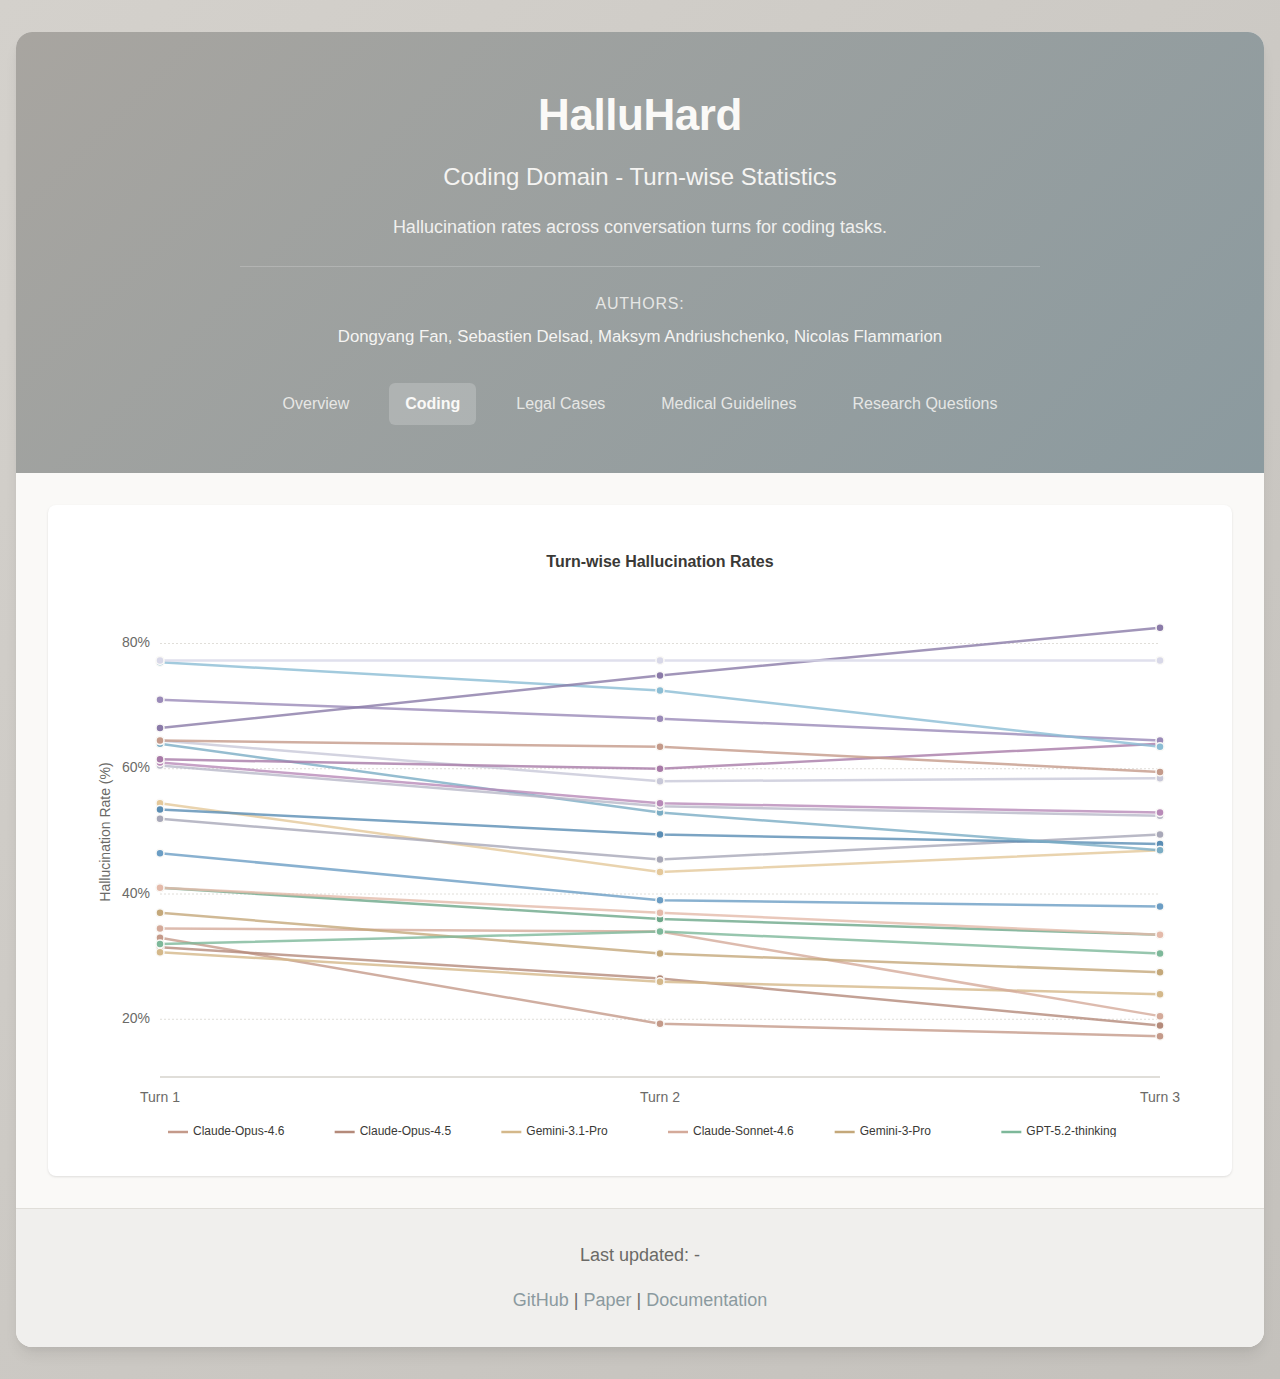
<file: coding.html>
<!DOCTYPE html>
<html lang="en">
<head>
    <meta charset="UTF-8">
    <meta name="viewport" content="width=device-width, initial-scale=1.0">
    <title>Coding Domain - Turn-wise Statistics | HalluHard</title>
    <link rel="stylesheet" href="styles.css">
    <link rel="preconnect" href="https://fonts.googleapis.com">
    <link rel="preconnect" href="https://fonts.gstatic.com" crossorigin>
    <link href="https://fonts.googleapis.com/css2?family=Crimson+Pro:wght@300;400;500;600;700&family=Cormorant+Garamond:wght@300;400;500;600;700&display=swap" rel="stylesheet">
</head>
<body>
    <div class="container">
        <header>
            <h1>HalluHard</h1>
            <p class="subtitle">Coding Domain - Turn-wise Statistics</p>
            <p class="description">
                Hallucination rates across conversation turns for coding tasks.
            </p>
            <div class="authors">
                <p class="authors-label">Authors:</p>
                <p class="authors-list">Dongyang Fan, Sebastien Delsad, Maksym Andriushchenko, Nicolas Flammarion</p>
            </div>
            <nav class="main-nav">
                <a href="index.html" class="nav-link">Overview</a>
                <a href="coding.html" class="nav-link active">Coding</a>
                <a href="legal_cases.html" class="nav-link">Legal Cases</a>
                <a href="medical_guidelines.html" class="nav-link">Medical Guidelines</a>
                <a href="research_questions.html" class="nav-link">Research Questions</a>
            </nav>
        </header>

        <div class="turn-stats-container">
            <div id="line-chart-container">
                <svg id="line-chart" width="100%" height="600"></svg>
            </div>
        </div>

        <footer>
            <p>Last updated: <span id="last-updated">-</span></p>
            <p class="footer-links">
                <a href="https://github.com/yourusername/halluhard" target="_blank">GitHub</a> |
                <a href="#" target="_blank">Paper</a> |
                <a href="#" target="_blank">Documentation</a>
            </p>
        </footer>
    </div>

    <script src="data/leaderboard-data.js"></script>
    <script src="turn-stats.js"></script>
    <script>
        initTurnStats('coding');
    </script>
</body>
</html>
</file>
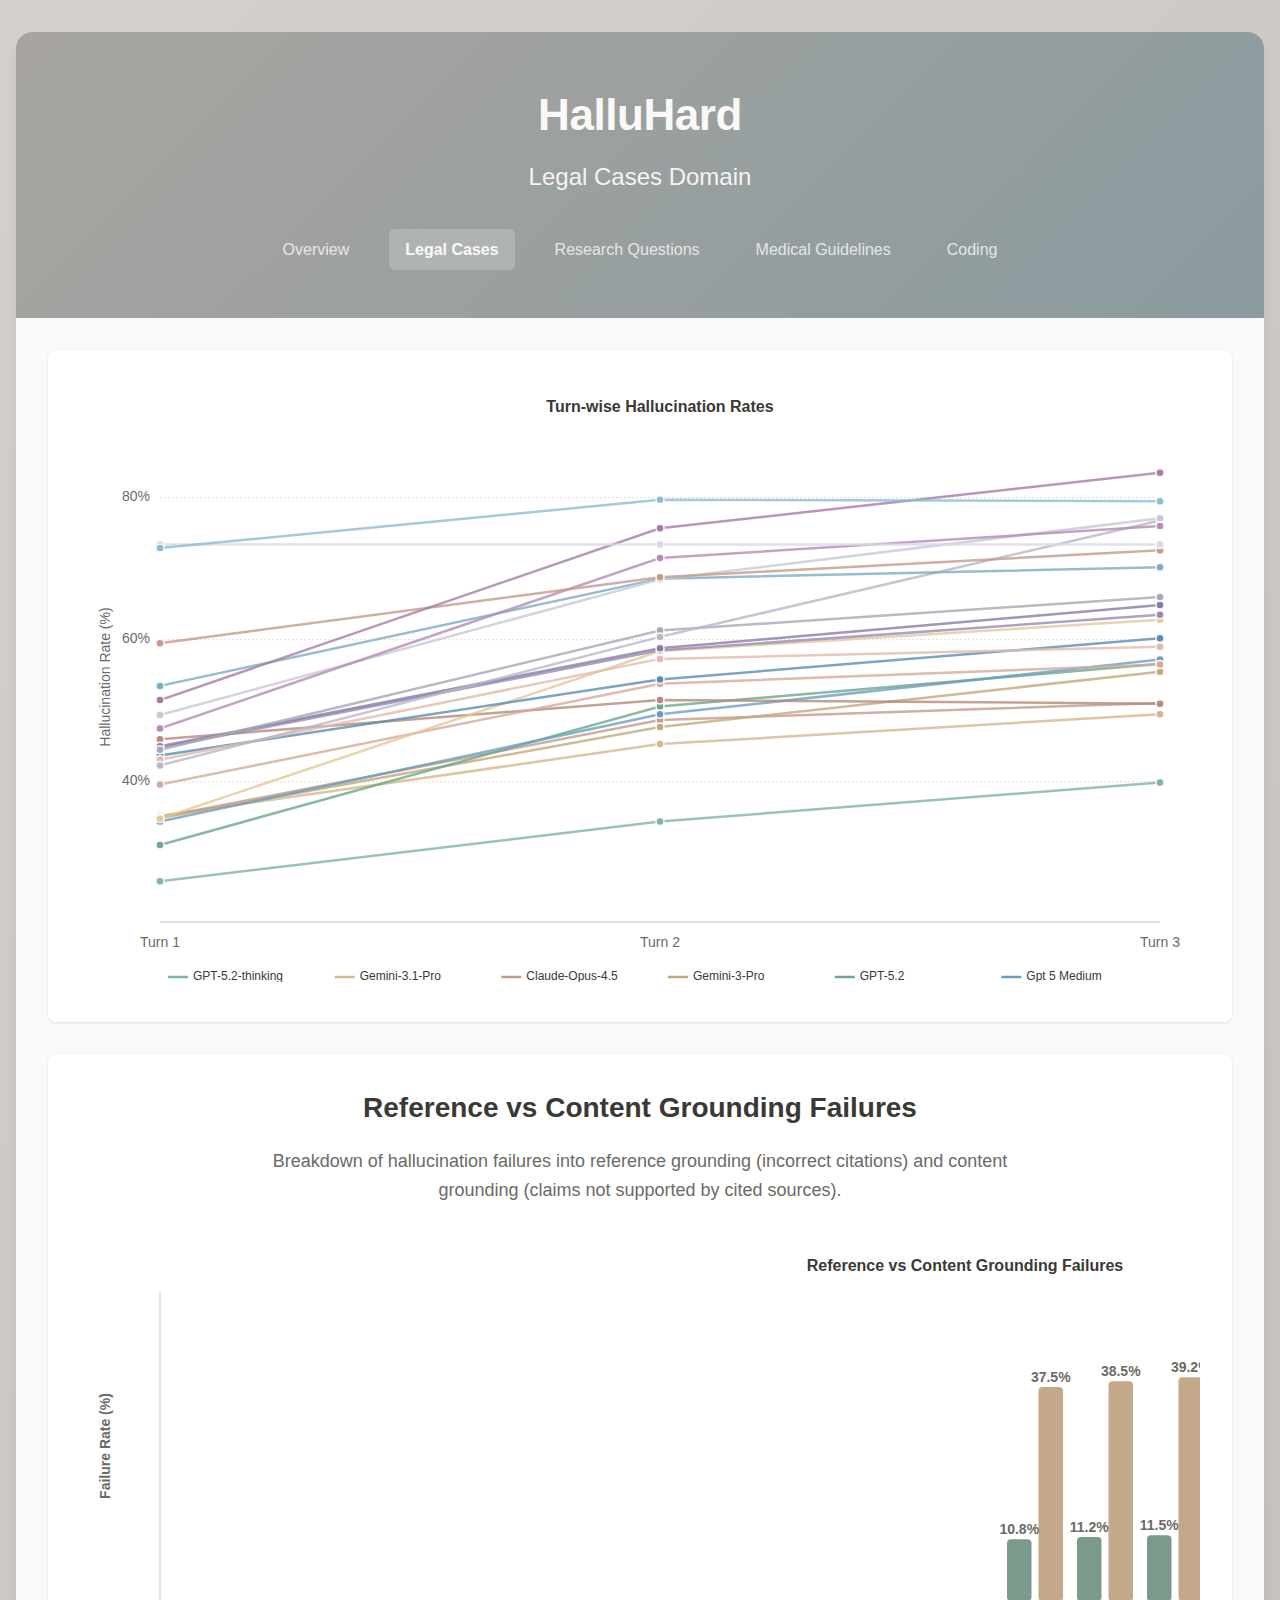
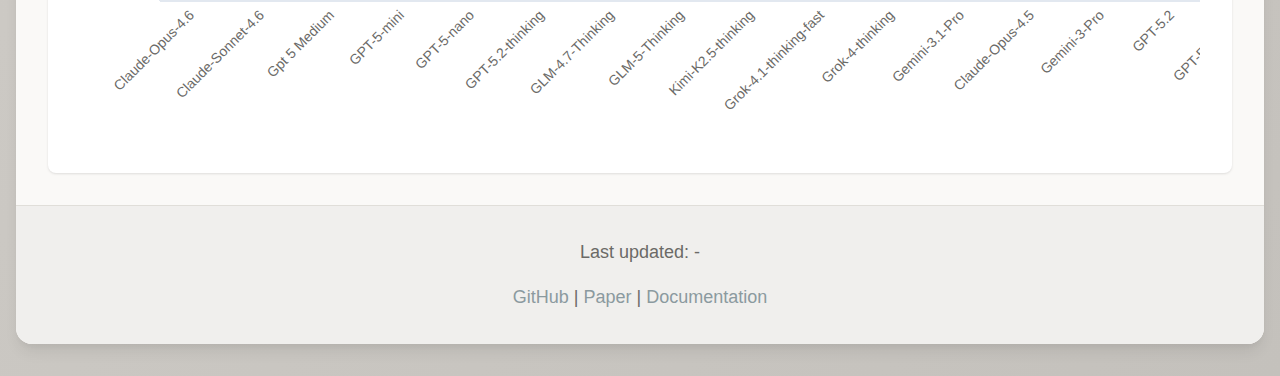
<file: legal_cases.html>
<!DOCTYPE html>
<html lang="en">
<head>
    <meta charset="UTF-8">
    <meta name="viewport" content="width=device-width, initial-scale=1.0">
    <meta name="scroll-restoration" content="manual">
    <title>Legal Cases Domain - Turn-wise Statistics | HalluHard</title>
    <link rel="stylesheet" href="styles.css">
</head>
<body>
    <div class="container">
        <header>
            <h1>HalluHard</h1>
            <p class="subtitle">Legal Cases Domain</p>

            <nav class="main-nav">
                <a href="index.html" class="nav-link">Overview</a>
                <a href="legal_cases.html" class="nav-link active">Legal Cases</a>
                <a href="research_questions.html" class="nav-link">Research Questions</a>
                <a href="medical_guidelines.html" class="nav-link">Medical Guidelines</a>
                <a href="coding.html" class="nav-link">Coding</a>
            </nav>
        </header>

        <div class="turn-stats-container">
            <div id="line-chart-container">
                <svg id="line-chart" width="100%" height="600"></svg>
            </div>
        </div>

        <div class="grounding-failures-container">
            <h2>Reference vs Content Grounding Failures</h2>
            <p class="section-description">Breakdown of hallucination failures into reference grounding (incorrect citations) and content grounding (claims not supported by cited sources).</p>
            <div id="grounding-failures-chart-container">
                <svg id="grounding-failures-chart" width="100%" height="500"></svg>
            </div>
        </div>

        <footer>
            <p>Last updated: <span id="last-updated">-</span></p>
            <p class="footer-links">
                <a href="https://github.com/yourusername/halluhard" target="_blank">GitHub</a> |
                <a href="#" target="_blank">Paper</a> |
                <a href="#" target="_blank">Documentation</a>
            </p>
        </footer>
    </div>

    <script src="data/leaderboard-data.js"></script>
    <script src="data/grounding-failures.js"></script>
    <script src="turn-stats.js"></script>
    <script src="grounding-failures.js"></script>
    <script>
        initTurnStats('legal_cases');
        initGroundingFailures('legal_cases');
    </script>
</body>
</html>
</file>
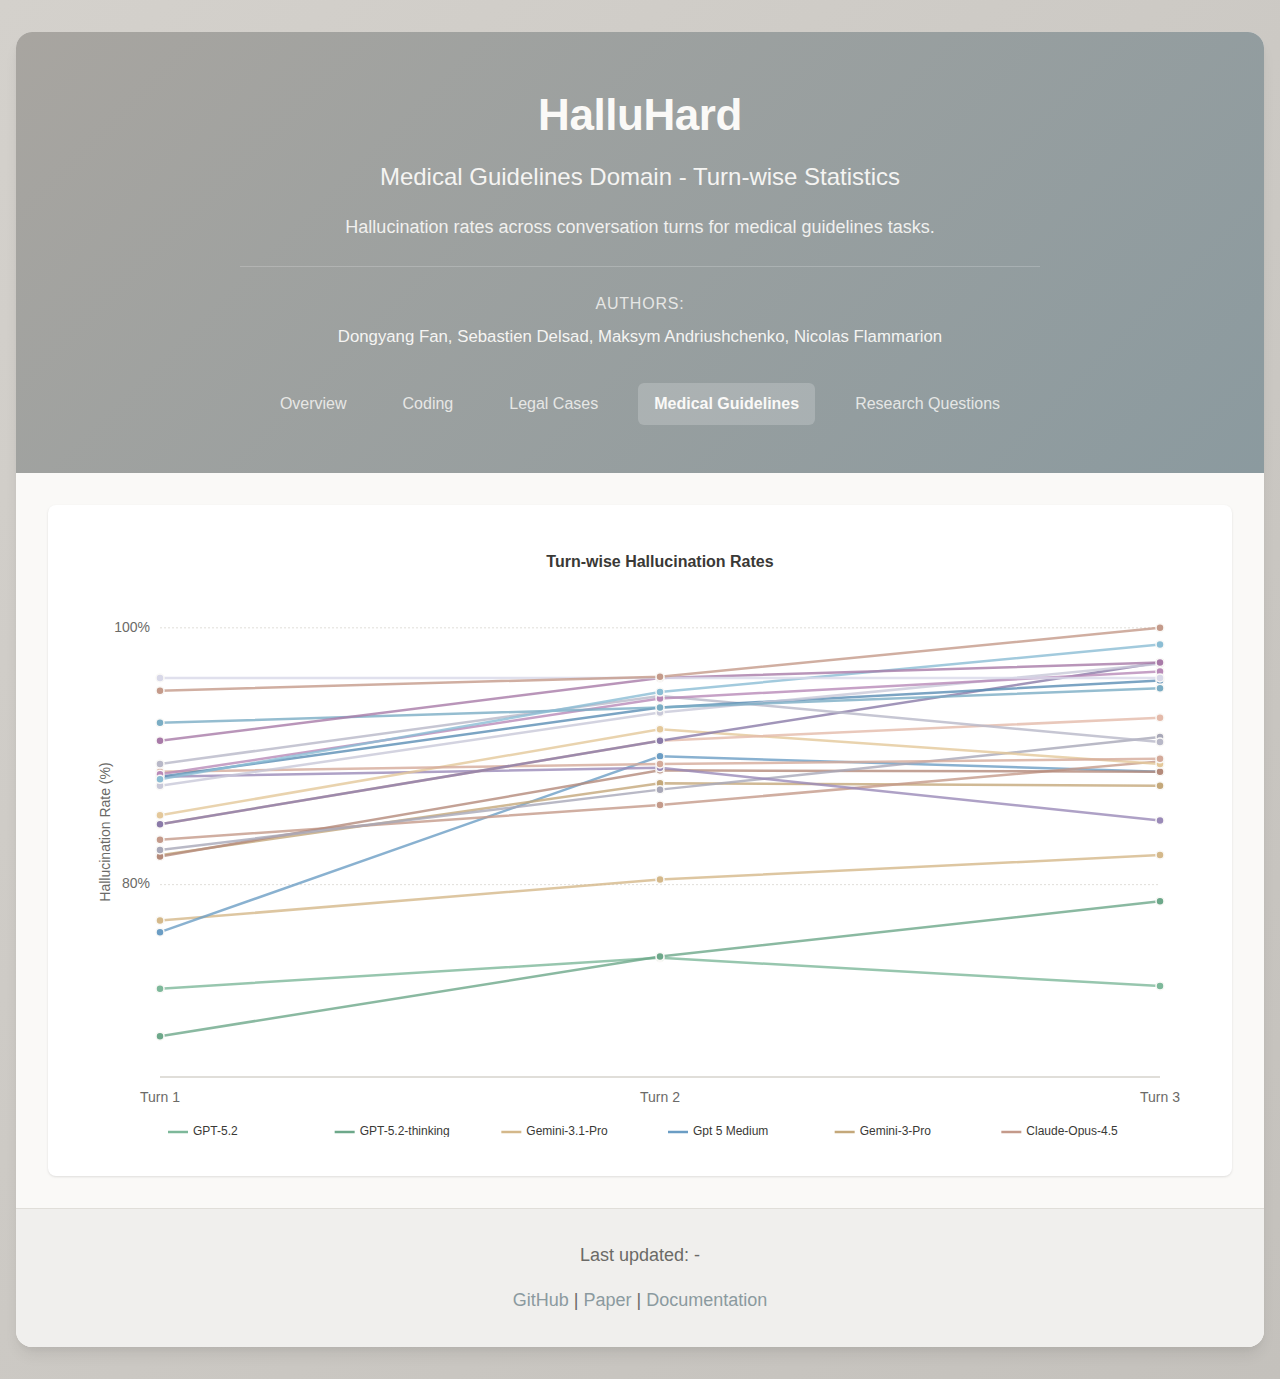
<file: medical_guidelines.html>
<!DOCTYPE html>
<html lang="en">
<head>
    <meta charset="UTF-8">
    <meta name="viewport" content="width=device-width, initial-scale=1.0">
    <title>Medical Guidelines Domain - Turn-wise Statistics | HalluHard</title>
    <link rel="stylesheet" href="styles.css">
    <link rel="preconnect" href="https://fonts.googleapis.com">
    <link rel="preconnect" href="https://fonts.gstatic.com" crossorigin>
    <link href="https://fonts.googleapis.com/css2?family=Crimson+Pro:wght@300;400;500;600;700&family=Cormorant+Garamond:wght@300;400;500;600;700&display=swap" rel="stylesheet">
</head>
<body>
    <div class="container">
        <header>
            <h1>HalluHard</h1>
            <p class="subtitle">Medical Guidelines Domain - Turn-wise Statistics</p>
            <p class="description">
                Hallucination rates across conversation turns for medical guidelines tasks.
            </p>
            <div class="authors">
                <p class="authors-label">Authors:</p>
                <p class="authors-list">Dongyang Fan, Sebastien Delsad, Maksym Andriushchenko, Nicolas Flammarion</p>
            </div>
            <nav class="main-nav">
                <a href="index.html" class="nav-link">Overview</a>
                <a href="coding.html" class="nav-link">Coding</a>
                <a href="legal_cases.html" class="nav-link">Legal Cases</a>
                <a href="medical_guidelines.html" class="nav-link active">Medical Guidelines</a>
                <a href="research_questions.html" class="nav-link">Research Questions</a>
            </nav>
        </header>

        <div class="turn-stats-container">
            <div id="line-chart-container">
                <svg id="line-chart" width="100%" height="600"></svg>
            </div>
        </div>

        <footer>
            <p>Last updated: <span id="last-updated">-</span></p>
            <p class="footer-links">
                <a href="https://github.com/yourusername/halluhard" target="_blank">GitHub</a> |
                <a href="#" target="_blank">Paper</a> |
                <a href="#" target="_blank">Documentation</a>
            </p>
        </footer>
    </div>

    <script src="data/leaderboard-data.js"></script>
    <script src="turn-stats.js"></script>
    <script>
        initTurnStats('medical_guidelines');
    </script>
</body>
</html>
</file>
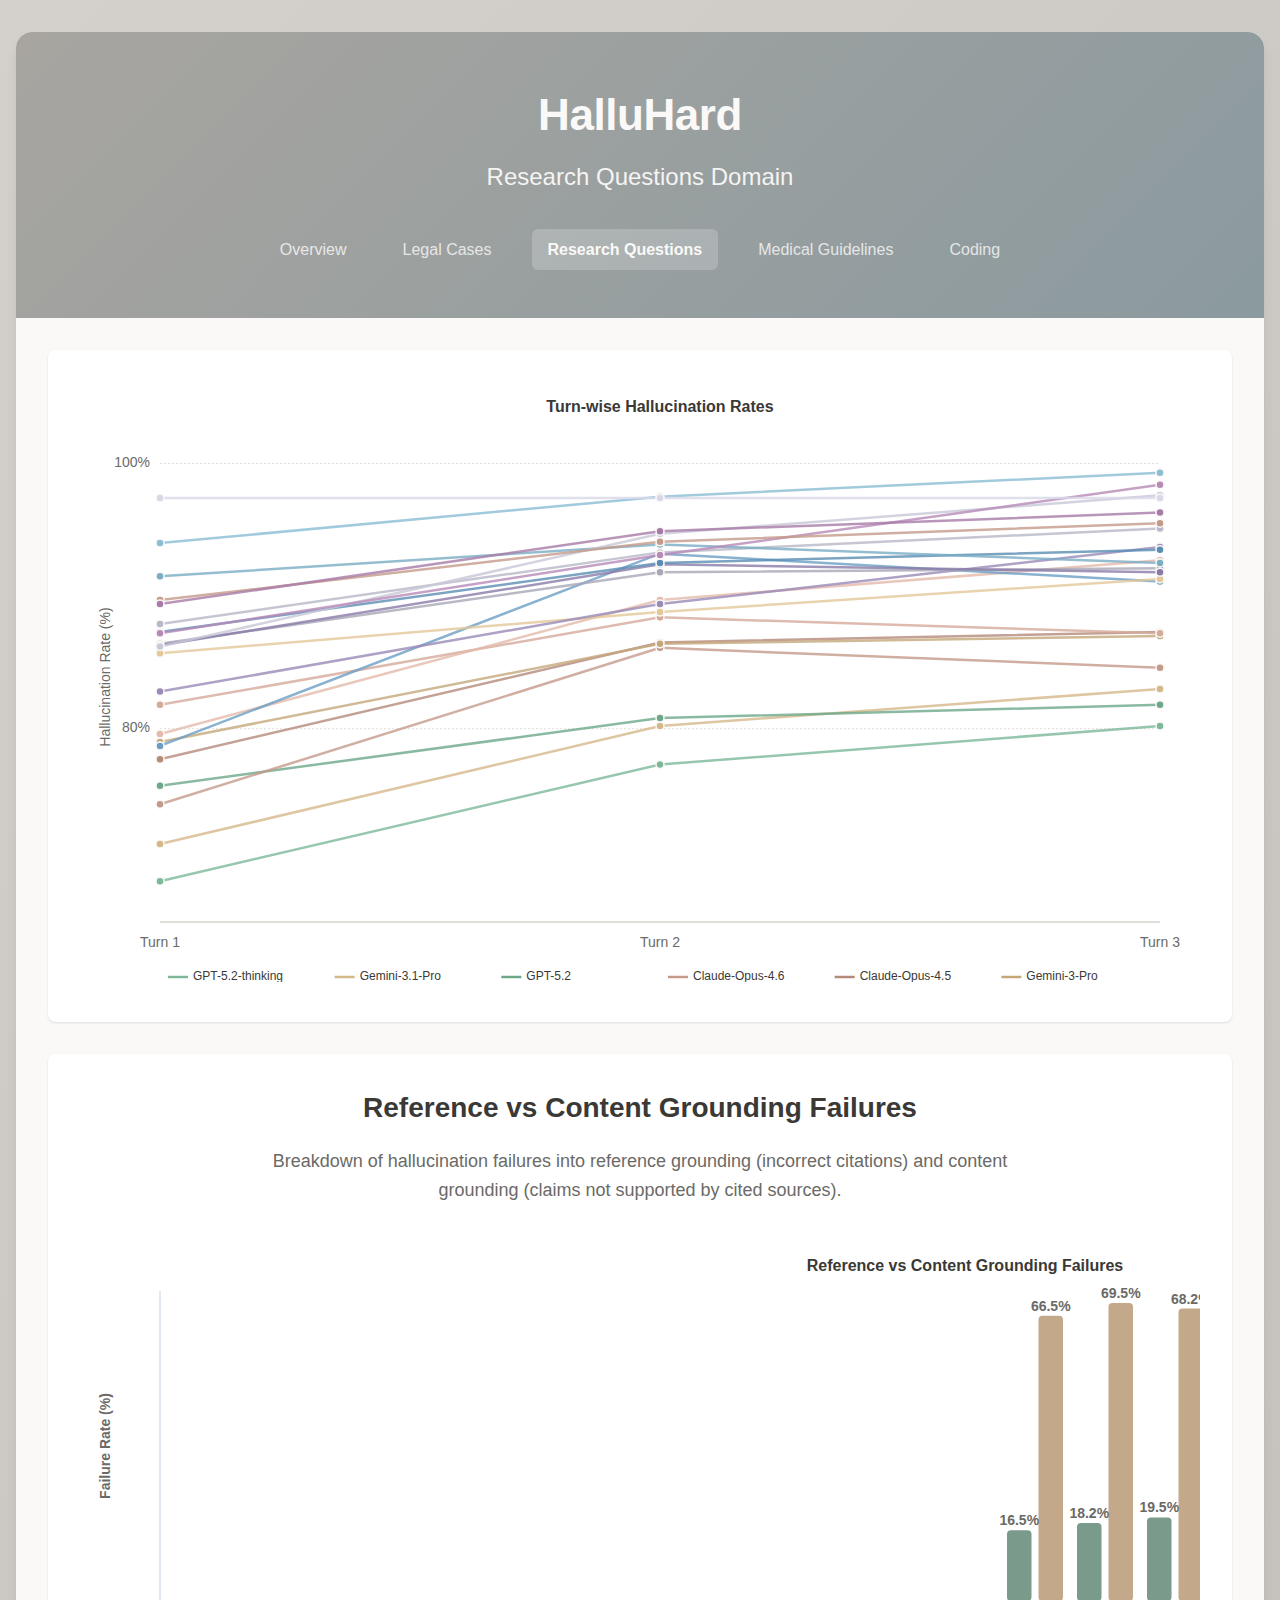
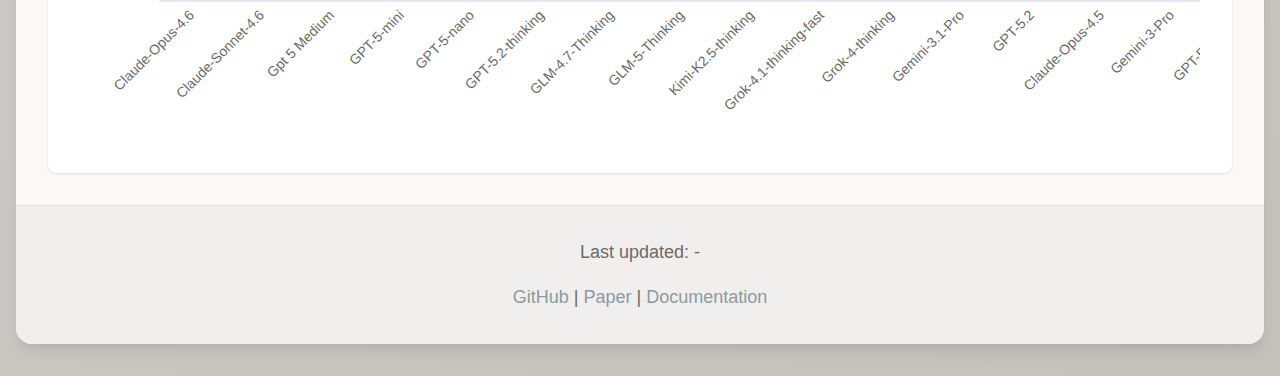
<file: research_questions.html>
<!DOCTYPE html>
<html lang="en">
<head>
    <meta charset="UTF-8">
    <meta name="viewport" content="width=device-width, initial-scale=1.0">
    <meta name="scroll-restoration" content="manual">
    <title>Research Questions Domain - Turn-wise Statistics | HalluHard</title>
    <link rel="stylesheet" href="styles.css">
    <link rel="preconnect" href="https://fonts.googleapis.com">
    <link rel="preconnect" href="https://fonts.gstatic.com" crossorigin>
    <link href="https://fonts.googleapis.com/css2?family=Source+Sans+3:wght@300;400;500;600;700&display=swap" rel="stylesheet">
</head>
<body>
    <div class="container">
        <header>
            <h1>HalluHard</h1>
            <p class="subtitle">Research Questions Domain</p>

            <nav class="main-nav">
                <a href="index.html" class="nav-link">Overview</a>
                <a href="legal_cases.html" class="nav-link">Legal Cases</a>
                <a href="research_questions.html" class="nav-link active">Research Questions</a>
                <a href="medical_guidelines.html" class="nav-link">Medical Guidelines</a>
                <a href="coding.html" class="nav-link">Coding</a>
            </nav>
        </header>

        <div class="turn-stats-container">
            <div id="line-chart-container">
                <svg id="line-chart" width="100%" height="600"></svg>
            </div>
        </div>

        <div class="grounding-failures-container">
            <h2>Reference vs Content Grounding Failures</h2>
            <p class="section-description">Breakdown of hallucination failures into reference grounding (incorrect citations) and content grounding (claims not supported by cited sources).</p>
            <div id="grounding-failures-chart-container">
                <svg id="grounding-failures-chart" width="100%" height="500"></svg>
            </div>
        </div>

        <footer>
            <p>Last updated: <span id="last-updated">-</span></p>
            <p class="footer-links">
                <a href="https://github.com/yourusername/halluhard" target="_blank">GitHub</a> |
                <a href="#" target="_blank">Paper</a> |
                <a href="#" target="_blank">Documentation</a>
            </p>
        </footer>
    </div>

    <script src="data/leaderboard-data.js"></script>
    <script src="data/grounding-failures.js"></script>
    <script src="turn-stats.js"></script>
    <script src="grounding-failures.js"></script>
    <script>
        initTurnStats('research_questions');
        initGroundingFailures('research_questions');
    </script>
</body>
</html>
</file>
<file: styles.css>
:root {
    /* Morandi-inspired color palette - muted, soft, earthy tones */
    --primary-color: #8b9a9f;
    --primary-dark: #6b7a7f;
    --secondary-color: #a8a5a0;
    --success-color: #9a9b8a;
    --warning-color: #c4a88a;
    --danger-color: #b89a8a;
    --bg-color: #faf9f7;
    --bg-secondary: #f5f4f2;
    --bg-tertiary: #f0efed;
    --text-primary: #3a3936;
    --text-secondary: #6b6a67;
    --border-color: #e0ded9;
    --shadow: 0 1px 3px 0 rgba(0, 0, 0, 0.08), 0 1px 2px 0 rgba(0, 0, 0, 0.04);
    --shadow-md: 0 4px 6px -1px rgba(0, 0, 0, 0.08), 0 2px 4px -1px rgba(0, 0, 0, 0.04);
    --shadow-lg: 0 10px 15px -3px rgba(0, 0, 0, 0.08), 0 4px 6px -2px rgba(0, 0, 0, 0.04);
}

* {
    margin: 0;
    padding: 0;
    box-sizing: border-box;
}

html {
    width: 100%;
    overflow-x: hidden;
}

body {
    font-family: 'Avenir', 'Avenir Next', -apple-system, BlinkMacSystemFont, 'Segoe UI', Roboto, sans-serif;
    font-size: 1rem;
    background: linear-gradient(135deg, #d4d1cc 0%, #c4c1bc 100%);
    min-height: 100vh;
    padding: 2rem 1rem;
    color: var(--text-primary);
    line-height: 1.6;
    width: 100%;
    overflow-x: hidden;
}

.container {
    max-width: 1400px;
    width: 100%;
    margin: 0 auto;
    background: var(--bg-color);
    border-radius: 16px;
    box-shadow: var(--shadow-lg);
    overflow: hidden;
    box-sizing: border-box;
}

header {
    background: linear-gradient(135deg, #a8a5a0 0%, #8b9a9f 100%);
    color: #faf9f7;
    padding: 3rem 2rem;
    text-align: center;
}

header h1 {
    font-size: 2.75rem;
    font-weight: 700;
    margin-bottom: 0.5rem;
    letter-spacing: -0.01em;
    font-family: 'Avenir', 'Avenir Next', sans-serif;
}

.subtitle {
    font-size: 1.5rem;
    opacity: 0.95;
    margin-bottom: 1rem;
    font-weight: 500;
}

.description {
    font-size: 1.125rem;
    opacity: 0.9;
    max-width: 800px;
    margin: 0 auto;
    line-height: 1.6;
}

.authors {
    margin-top: 1.5rem;
    padding-top: 1.5rem;
    border-top: 1px solid rgba(255, 255, 255, 0.2);
    max-width: 800px;
    margin-left: auto;
    margin-right: auto;
}

.authors-label {
    font-size: 1rem;
    opacity: 0.8;
    margin-bottom: 0.5rem;
    font-weight: 500;
    text-transform: uppercase;
    letter-spacing: 0.05em;
}

.authors-list {
    font-size: 1.05rem;
    opacity: 0.95;
    font-family: 'Avenir', 'Avenir Next', sans-serif;
    font-weight: 500;
    line-height: 1.6;
}

.main-nav {
    display: flex;
    justify-content: center;
    gap: 1.5rem;
    margin-top: 2rem;
    flex-wrap: wrap;
}

.nav-link {
    color: #faf9f7;
    text-decoration: none;
    padding: 0.5rem 1rem;
    border-radius: 6px;
    transition: all 0.2s;
    font-family: 'Avenir', 'Avenir Next', sans-serif;
    font-size: 1rem;
    font-weight: 500;
    opacity: 0.8;
}

.nav-link:hover {
    opacity: 1;
    background: rgba(255, 255, 255, 0.1);
}

.nav-link.active {
    opacity: 1;
    background: rgba(255, 255, 255, 0.2);
    font-weight: 600;
}

.controls {
    display: flex;
    gap: 1.5rem;
    padding: 2rem;
    background: var(--bg-secondary);
    border-bottom: 1px solid var(--border-color);
    flex-wrap: wrap;
    align-items: center;
}

.control-group {
    display: flex;
    flex-direction: column;
    gap: 0.5rem;
}

.control-group label {
    font-size: 1rem;
    font-weight: 600;
    color: var(--text-secondary);
    text-transform: uppercase;
    letter-spacing: 0.05em;
}

.control-group select {
    padding: 0.75rem 1rem;
    border: 2px solid var(--border-color);
    border-radius: 8px;
    font-size: 1rem;
    font-family: 'Avenir', 'Avenir Next', sans-serif;
    background: white;
    color: var(--text-primary);
    cursor: pointer;
    transition: all 0.2s;
    min-width: 180px;
}

.control-group select:hover {
    border-color: #a8a5a0;
}

.control-group select:focus {
    outline: none;
    border-color: #8b9a9f;
    box-shadow: 0 0 0 3px rgba(139, 154, 159, 0.15);
}

.stats-bar {
    display: grid;
    grid-template-columns: repeat(auto-fit, minmax(200px, 1fr));
    gap: 1rem;
    padding: 2rem;
    background: var(--bg-tertiary);
    border-bottom: 1px solid var(--border-color);
}

.stat {
    text-align: center;
    padding: 1rem;
    background: white;
    border-radius: 8px;
    box-shadow: var(--shadow);
}

.stat-label {
    display: block;
    font-size: 1rem;
    color: var(--text-secondary);
    margin-bottom: 0.5rem;
    font-weight: 500;
}

.stat-value {
    display: block;
    font-size: 1.75rem;
    font-weight: 600;
    color: #7a7974;
    font-family: 'Avenir', 'Avenir Next', sans-serif;
}

.leaderboard-container {
    padding: 2rem;
    overflow-x: auto;
}

#chart-view {
    margin-bottom: 2rem;
}

#table-view {
    margin-top: 1rem;
}

.leaderboard {
    width: 100%;
    border-collapse: collapse;
    background: white;
    border-radius: 8px;
    overflow: hidden;
    box-shadow: var(--shadow);
}

.leaderboard thead {
    background: var(--bg-secondary);
}

.leaderboard th {
    padding: 0.75rem 1rem;
    text-align: left;
    font-weight: 600;
    color: var(--text-primary);
    font-size: 0.85rem;
    text-transform: uppercase;
    letter-spacing: 0.05em;
    border-bottom: 2px solid var(--border-color);
    font-family: 'Avenir', 'Avenir Next', sans-serif;
}

.leaderboard th.sortable {
    cursor: pointer;
    user-select: none;
    transition: background-color 0.2s;
}

.leaderboard th.sortable:hover {
    background: var(--bg-tertiary);
}

.leaderboard th.sortable .sort-icon {
    margin-left: 0.5rem;
    opacity: 0.4;
    font-size: 0.75rem;
}

.leaderboard th.sortable.active-sort .sort-icon {
    opacity: 1;
}

.leaderboard tbody tr {
    border-bottom: 1px solid var(--border-color);
    transition: background-color 0.2s;
}

.leaderboard tbody tr:hover {
    background: var(--bg-secondary);
}

.leaderboard tbody tr:last-child {
    border-bottom: none;
}

.leaderboard td {
    padding: 0.75rem 1rem;
    vertical-align: middle;
}

.rank-col {
    width: 90px;
    text-align: center;
    font-weight: 700;
    color: var(--text-secondary);
}

.model-col {
    font-weight: 500;
    color: var(--text-primary);
    min-width: 180px;
    font-family: 'Avenir', 'Avenir Next', sans-serif;
}

.rate-col {
    width: 160px;
}

.rate-value {
    font-size: 1.5rem;
    font-weight: 600;
    display: inline-block;
    margin-right: 0.5rem;
    font-family: 'Avenir', 'Avenir Next', sans-serif;
    color: #6b6a67;
}

.rate-bar {
    width: 100%;
    height: 8px;
    background: var(--bg-tertiary);
    border-radius: 4px;
    overflow: hidden;
    margin-top: 0.5rem;
}

.rate-bar-fill {
    height: 100%;
    background: linear-gradient(90deg, #9a9b8a 0%, #c4a88a 50%, #b89a8a 100%);
    transition: width 0.3s ease;
}

.turns-col {
    min-width: 250px;
}

.domain-breakdown-col {
    min-width: 300px;
}

.domain-breakdown-col>div:first-child {
    margin-bottom: 0.5rem;
    font-weight: 600;
}

.domain-labels {
    display: flex;
    gap: 0.5rem;
    font-size: 0.75rem;
    font-weight: 500;
    color: var(--text-secondary);
}

.domain-labels span {
    flex: 1;
    text-align: center;
    padding: 0.25rem;
    background: var(--bg-tertiary);
    border-radius: 4px;
}

.domain-labels span.domain-sortable {
    cursor: pointer;
    user-select: none;
    transition: background-color 0.2s;
}

.domain-labels span.domain-sortable:hover {
    background: var(--border-color);
}

.domain-labels span.domain-sortable .sort-icon {
    margin-left: 0.25rem;
    opacity: 0.4;
    font-size: 0.65rem;
}

.domain-labels span.domain-sortable.active-sort {
    background: var(--border-color);
}

.domain-labels span.domain-sortable.active-sort .sort-icon {
    opacity: 1;
}

.domain-breakdown {
    display: flex;
    gap: 0.5rem;
    align-items: center;
}

.domain-rate {
    flex: 1;
    text-align: center;
    padding: 0.5rem;
    background: var(--bg-secondary);
    border-radius: 6px;
    font-size: 0.875rem;
    font-weight: 600;
}

.chart-container {
    padding: 2rem;
    background: white;
    border-radius: 8px;
    box-shadow: var(--shadow);
}

#bar-chart {
    width: 100%;
    min-height: 400px;
    height: auto;
}

.bar-group {
    cursor: pointer;
    transition: opacity 0.2s;
}

.bar-group:hover {
    opacity: 0.8;
}

.bar {
    transition: opacity 0.2s;
}

.bar-label {
    font-size: 0.75rem;
    fill: var(--text-secondary);
    text-anchor: middle;
}

.chart-axis {
    font-size: 0.875rem;
    fill: var(--text-secondary);
}

.chart-title {
    font-size: 1rem;
    font-weight: 600;
    fill: var(--text-primary);
    text-anchor: middle;
}

.turn-progression {
    display: flex;
    gap: 0.5rem;
    align-items: center;
}

.turn-item {
    flex: 1;
    text-align: center;
    padding: 0.5rem;
    background: var(--bg-secondary);
    border-radius: 6px;
    font-size: 0.875rem;
}

.turn-label {
    font-size: 0.75rem;
    color: var(--text-secondary);
    margin-bottom: 0.25rem;
}

.turn-value {
    font-weight: 600;
    color: var(--text-primary);
}

.badge-col {
    width: 120px;
    text-align: center;
}

.badge {
    display: inline-block;
    padding: 0.375rem 0.75rem;
    border-radius: 20px;
    font-size: 0.75rem;
    font-weight: 600;
    text-transform: uppercase;
    letter-spacing: 0.05em;
}

.badge-excellent {
    background: #e0dfd8;
    color: #6b6a67;
}

.badge-good {
    background: #d8d7d0;
    color: #6b6a67;
}

.badge-fair {
    background: #d4d1cc;
    color: #6b6a67;
}

.badge-poor {
    background: #c9c6c1;
    color: #6b6a67;
}

.loading {
    text-align: center;
    padding: 3rem;
    color: var(--text-secondary);
    font-style: italic;
}

.insights-section {
    padding: 3rem 2rem;
    background: var(--bg-tertiary);
    border-top: 1px solid var(--border-color);
}

.insights-section h2 {
    font-size: 1.75rem;
    margin-bottom: 2rem;
    text-align: center;
    color: var(--text-primary);
    font-family: 'Avenir', 'Avenir Next', sans-serif;
    font-weight: 600;
}

.insights-grid {
    display: grid;
    grid-template-columns: repeat(auto-fit, minmax(280px, 1fr));
    gap: 1.5rem;
    max-width: 1200px;
    margin: 0 auto;
}

.insights-grid-vertical {
    display: grid;
    grid-template-columns: 1fr;
    gap: 1.5rem;
    max-width: 1200px;
    margin: 0 auto;
}

.insight-card {
    background: white;
    padding: 2rem;
    border-radius: 8px;
    box-shadow: var(--shadow);
    transition: transform 0.2s, box-shadow 0.2s;
    border-left: 4px solid #8b9a9f;
}

.insight-card:hover {
    transform: translateY(-2px);
    box-shadow: var(--shadow-md);
}

.insight-icon {
    font-size: 2.5rem;
    margin-bottom: 1rem;
    text-align: center;
}

.insight-card h3 {
    font-size: 1.25rem;
    margin-bottom: 0.75rem;
    color: var(--text-primary);
    font-family: 'Avenir', 'Avenir Next', sans-serif;
    font-weight: 600;
    display: flex;
    align-items: center;
    gap: 0.75rem;
}

.takeaway-number {
    display: inline-flex;
    align-items: center;
    justify-content: center;
    width: 2.25rem;
    height: 2.25rem;
    background: #8b9a9f;
    color: white;
    border-radius: 50%;
    font-size: 1.1rem;
    font-weight: 700;
    font-family: 'Avenir', 'Avenir Next', sans-serif;
    flex-shrink: 0;
}

.insight-card p {
    color: var(--text-secondary);
    line-height: 1.7;
    font-size: 1.125rem;
    margin: 0;
}

.info-section {
    padding: 3rem 2rem;
    background: var(--bg-secondary);
    border-top: 1px solid var(--border-color);
}

.challenge-section {
    padding: 3rem 2rem;
    background: var(--bg-color);
    border-top: 1px solid var(--border-color);
}

.challenge-section h2 {
    font-size: 1.75rem;
    margin-bottom: 2rem;
    text-align: center;
    color: var(--text-primary);
    font-family: 'Avenir', 'Avenir Next', sans-serif;
    font-weight: 600;
}

.challenge-grid {
    display: grid;
    grid-template-columns: repeat(auto-fit, minmax(300px, 1fr));
    gap: 2rem;
    max-width: 1000px;
    margin: 0 auto;
}

.challenge-card {
    background: var(--bg-secondary);
    padding: 2rem;
    border-radius: 8px;
    box-shadow: var(--shadow);
    border-left: 4px solid #8b9a9f;
}

.challenge-icon {
    font-size: 2.5rem;
    margin-bottom: 1rem;
    text-align: center;
}

.challenge-card h3 {
    font-size: 1.15rem;
    margin-bottom: 0.75rem;
    color: var(--text-primary);
    font-family: 'Avenir', 'Avenir Next', sans-serif;
    font-weight: 600;
    text-align: center;
}

.challenge-card p {
    color: var(--text-secondary);
    line-height: 1.7;
    font-size: 1.125rem;
    text-align: center;
}

.info-section h2 {
    font-size: 2rem;
    margin-bottom: 2rem;
    text-align: center;
    color: var(--text-primary);
}

.info-grid {
    display: grid;
    grid-template-columns: 1fr;
    gap: 1.5rem;
    max-width: 1200px;
    margin: 0 auto;
}

.info-card {
    background: white;
    padding: 1.5rem;
    border-radius: 8px;
    box-shadow: var(--shadow);
    width: 100%;
}

.info-card h3 {
    font-size: 1.5rem;
    margin-bottom: 0.75rem;
    color: var(--text-primary);
}

.info-card p {
    color: var(--text-secondary);
    line-height: 1.6;
    font-size: 1.125rem;
}

footer {
    padding: 2rem;
    text-align: center;
    background: var(--bg-tertiary);
    border-top: 1px solid var(--border-color);
    color: var(--text-secondary);
    font-size: 1.125rem;
}

.footer-links {
    margin-top: 1rem;
}

.footer-links a {
    color: #8b9a9f;
    text-decoration: none;
    transition: color 0.2s;
}

.footer-links a:hover {
    color: #6b7a7f;
    text-decoration: underline;
}

.turn-stats-container {
    padding: 2rem;
    background: white;
    border-radius: 8px;
    box-shadow: var(--shadow);
    margin: 2rem;
}

.grounding-failures-container,
.coding-language-container {
    padding: 2rem;
    background: white;
    border-radius: 8px;
    box-shadow: var(--shadow);
    margin: 2rem;
}

.grounding-failures-container h2,
.coding-language-container h2 {
    font-size: 1.75rem;
    margin-bottom: 1rem;
    text-align: center;
    color: var(--text-primary);
    font-family: 'Avenir', 'Avenir Next', sans-serif;
    font-weight: 600;
}

.section-description {
    text-align: center;
    color: var(--text-secondary);
    margin-bottom: 2rem;
    font-size: 1.125rem;
    line-height: 1.6;
    max-width: 800px;
    margin-left: auto;
    margin-right: auto;
}

#grounding-failures-chart-container,
#coding-language-chart-container {
    width: 100%;
    overflow-x: auto;
    overflow-y: visible;
    -webkit-overflow-scrolling: touch;
    padding-top: 5px;
}

#grounding-failures-chart,
#coding-language-chart {
    display: block;
    height: 500px;
    overflow: visible;
}

.grounding-bar,
.language-bar {
    transition: opacity 0.2s;
    cursor: pointer;
}

.grounding-bar:hover,
.language-bar:hover {
    opacity: 0.8;
}

#line-chart-container {
    width: 100%;
}

#line-chart {
    width: 100%;
    height: 600px;
}

.line-path {
    cursor: pointer;
    transition: opacity 0.2s;
}

.line-path:hover {
    opacity: 1;
    stroke-width: 3;
}

.line-point {
    cursor: pointer;
    transition: r 0.2s;
}

.line-point:hover {
    r: 6;
}

.turn-stats-table {
    width: 100%;
    border-collapse: collapse;
    background: white;
    border-radius: 8px;
    overflow: hidden;
    box-shadow: var(--shadow);
}

.turn-stats-table thead {
    background: var(--bg-secondary);
}

.turn-stats-table th {
    padding: 1rem;
    text-align: left;
    font-weight: 600;
    color: var(--text-primary);
    font-size: 0.85rem;
    text-transform: uppercase;
    letter-spacing: 0.05em;
    border-bottom: 2px solid var(--border-color);
    font-family: 'Avenir', 'Avenir Next', sans-serif;
}

.turn-stats-table tbody tr {
    border-bottom: 1px solid var(--border-color);
    transition: background-color 0.2s;
}

.turn-stats-table tbody tr:hover {
    background: var(--bg-secondary);
}

.turn-stats-table tbody tr:last-child {
    border-bottom: none;
}

.turn-stats-table td {
    padding: 1.25rem 1rem;
    vertical-align: middle;
}

.turn-col {
    width: 150px;
}

.avg-col {
    width: 150px;
}

.trend-col {
    width: 80px;
    text-align: center;
}

.turn-value {
    font-size: 1.05rem;
    font-weight: 600;
    margin-bottom: 0.5rem;
    font-family: 'Avenir', 'Avenir Next', sans-serif;
    color: #6b6a67;
}

.turn-bar {
    width: 100%;
    height: 6px;
    background: var(--bg-tertiary);
    border-radius: 3px;
    overflow: hidden;
}

.turn-bar-fill {
    height: 100%;
    background: linear-gradient(90deg, #9a9b8a 0%, #c4a88a 50%, #b89a8a 100%);
    transition: width 0.3s ease;
}

.trend-indicator {
    font-size: 1.5rem;
    display: inline-block;
    font-weight: 500;
}

.trend-increasing {
    color: #b89a8a;
}

.trend-decreasing {
    color: #9a9b8a;
}

.trend-stable {
    color: #a8a5a0;
}

/* Team Section Styles */
.team-section {
    padding: 3rem 2rem;
    background: #faf9f7;
    /* Very light beige */
    border-top: 1px solid var(--border-color);
}

.team-section h2 {
    font-size: 2.5rem;
    margin-bottom: 3rem;
    text-align: center;
    color: #3a3936;
    font-family: 'Avenir', 'Avenir Next', sans-serif;
    font-weight: 700;
    letter-spacing: -0.01em;
}

.team-grid {
    display: grid;
    grid-template-columns: repeat(4, 1fr);
    gap: 2rem;
    max-width: 1200px;
    margin: 0 auto;
}

.team-card {
    background: #f2f0eb;
    /* Beige card background */
    padding: 3rem 2rem;
    border-radius: 12px;
    border: 1px solid #e0ded9;
    text-align: center;
    transition: transform 0.2s, box-shadow 0.2s;
    display: flex;
    flex-direction: column;
    justify-content: center;
    align-items: center;
    min-height: 220px;
    text-decoration: none;
    color: inherit;
    cursor: pointer;
}

.team-card:hover {
    transform: translateY(-2px);
    box-shadow: var(--shadow-md);
    background: #ebe9e4;
}

.team-card h3 {
    font-size: 1.5rem;
    color: #a67c52;
    /* Brownish color for names */
    margin-bottom: 1rem;
    font-weight: 700;
    font-family: 'Avenir', 'Avenir Next', sans-serif;
    letter-spacing: 0.02em;
}

.team-card p {
    color: #5c5b57;
    line-height: 1.5;
    font-size: 1rem;
    margin: 0;
    font-weight: 500;
}

@media (max-width: 768px) {
    body {
        padding: 1rem 0.5rem;
    }

    .container {
        border-radius: 8px;
    }

    header {
        padding: 2rem 1rem;
    }

    header h1 {
        font-size: 1.75rem;
    }

    .subtitle {
        font-size: 1.125rem;
    }

    .header-links {
        font-size: 0.9rem !important;
        gap: 1rem !important;
    }

    .main-nav {
        gap: 0.5rem;
        margin-top: 1.5rem;
    }

    .nav-link {
        font-size: 0.8rem;
        padding: 0.375rem 0.75rem;
    }

    .controls {
        flex-direction: column;
        align-items: stretch;
        padding: 1.5rem 1rem;
        gap: 1rem;
    }

    .control-group {
        width: 100%;
    }

    .control-group select {
        width: 100%;
        min-width: unset;
    }

    .benchmark-rationale {
        margin-bottom: 1rem !important;
    }

    .benchmark-rationale h3 {
        font-size: 1.1em !important;
    }

    .benchmark-rationale p {
        font-size: 1em !important;
    }

    .leaderboard-container {
        padding: 1rem;
        -webkit-overflow-scrolling: touch;
    }

    .leaderboard {
        font-size: 0.75rem;
        min-width: 480px;
        table-layout: fixed;
    }

    .leaderboard th,
    .leaderboard td {
        padding: 0.5rem 0.375rem;
    }

    .rank-col {
        width: 50px;
        position: sticky;
        left: 0;
        background: var(--bg-secondary);
        z-index: 2;
        box-shadow: 2px 0 4px rgba(0, 0, 0, 0.06);
    }

    .leaderboard tbody .rank-col {
        background: white;
        z-index: 1;
    }

    .leaderboard tbody tr:hover .rank-col {
        background: var(--bg-secondary);
    }

    .model-col {
        width: 200px;
        min-width: 200px;
        max-width: none;
        font-size: 0.75rem;
        white-space: normal;
        word-break: break-word;
        overflow: visible;
        /* Sticky so model names stay visible when scrolling table horizontally */
        position: sticky;
        left: 50px;
        background: white;
        z-index: 1;
        box-shadow: 2px 0 4px rgba(0, 0, 0, 0.06);
    }

    .leaderboard thead .model-col {
        background: var(--bg-secondary);
        z-index: 2;
    }

    .leaderboard tbody tr:hover .model-col {
        background: var(--bg-secondary);
    }

    .rate-col {
        width: 100px;
    }

    .rate-value {
        font-size: 1.125rem;
    }

    .domain-breakdown-col {
        min-width: 200px;
    }

    .domain-breakdown {
        flex-wrap: wrap;
        gap: 0.25rem;
    }

    .domain-rate {
        font-size: 0.75rem;
        padding: 0.25rem 0.375rem;
    }

    .chart-container {
        padding: 1rem;
        overflow-x: auto;
        -webkit-overflow-scrolling: touch;
    }

    #bar-chart {
        min-height: 400px;
        height: auto;
        overflow: visible;
    }

    .turn-progression {
        flex-direction: column;
        gap: 0.25rem;
    }

    .insights-section {
        padding: 2rem 1rem;
    }

    .insights-section h2 {
        font-size: 1.5rem;
        margin-bottom: 1.5rem;
    }

    .insight-card {
        padding: 1.5rem;
    }

    .insight-card h3 {
        font-size: 1.1rem;
    }

    .insight-card p {
        font-size: 1rem;
    }

    .info-section {
        padding: 2rem 1rem;
    }

    .info-section h2 {
        font-size: 1.5rem;
        margin-bottom: 1.5rem;
    }

    .benchmark-overview {
        padding: 1.5rem !important;
    }

    .benchmark-overview p {
        font-size: 1em !important;
    }

    .pipeline-section {
        padding: 0 1rem !important;
    }

    .pipeline-section h2 {
        font-size: 1.5rem;
    }

    .pipeline-section h3 {
        font-size: 1.1em !important;
    }

    .pipeline-wrap {
        max-width: 100%;
    }

    .pipeline-wrap h1 {
        font-size: 1.2em !important;
    }

    .pipeline-wrap p {
        font-size: 0.95em !important;
    }

    .pipeline-box {
        min-width: 100px !important;
        padding: 8px 10px !important;
        font-size: 12px !important;
    }

    .pipeline-box .sub {
        font-size: 11px !important;
    }

    .pipeline-panel-title .k {
        font-size: 16px !important;
    }

    .pipeline-note {
        font-size: 11px !important;
    }

    .pipeline-pill {
        font-size: 11px !important;
    }

    .verification-stage {
        width: 100% !important;
        height: auto !important;
        min-height: 400px;
        position: relative;
    }

    .verification-block {
        font-size: 12px !important;
        padding: 8px 10px !important;
    }

    .verification-responses {
        left: 5% !important;
        width: 25% !important;
        height: 60px !important;
    }

    .verification-atomic {
        left: 2% !important;
        width: 35% !important;
        height: 70px !important;
    }

    .verification-search {
        left: 3% !important;
        width: 30% !important;
        height: 40px !important;
        font-size: 12px !important;
    }

    .verification-found {
        left: 4% !important;
        width: 28% !important;
        height: 40px !important;
    }

    .verification-parse {
        left: 35% !important;
        width: 60% !important;
        height: 80px !important;
        font-size: 12px !important;
    }

    .verification-grounded {
        left: 40% !important;
        width: 30% !important;
        height: 40px !important;
    }

    .verification-hall.left {
        left: 4% !important;
        width: 28% !important;
        height: 40px !important;
    }

    .verification-hall.top {
        left: 40% !important;
        width: 30% !important;
        height: 40px !important;
    }

    .verification-well {
        left: 70% !important;
        width: 28% !important;
        height: 40px !important;
    }

    .verification-g-letter {
        font-size: 14px !important;
    }

    .verification-mark {
        font-size: 18px !important;
    }

    .challenge-section {
        padding: 2rem 1rem;
    }

    .challenge-section h2 {
        font-size: 1.5rem;
        margin-bottom: 1.5rem;
    }

    .challenge-grid {
        grid-template-columns: 1fr;
        gap: 1.5rem;
    }

    .challenge-card {
        padding: 1.5rem;
    }

    .challenge-card h3 {
        font-size: 1.05rem;
    }

    .challenge-card p {
        font-size: 1rem;
    }

    .team-section {
        padding: 2rem 1rem;
    }

    .team-section h2 {
        font-size: 1.75rem;
        margin-bottom: 2rem;
    }

    .team-grid {
        grid-template-columns: 1fr;
        gap: 1.5rem;
    }

    .team-card {
        padding: 2rem 1.5rem;
        min-height: 180px;
    }

    .team-card h3 {
        font-size: 1.25rem;
    }

    .team-card p {
        font-size: 0.9rem;
    }

    .citation-section {
        padding: 2rem 1rem !important;
    }

    .citation-section h2 {
        font-size: 1.5rem;
    }

    .citation-section pre {
        font-size: 0.75em !important;
        padding: 10px !important;
        overflow-x: auto;
    }

    .turn-stats-container,
    .grounding-failures-container,
    .coding-language-container {
        padding: 1rem;
        margin: 1rem;
    }

    .turn-stats-table {
        font-size: 0.75rem;
    }

    .turn-stats-table th,
    .turn-stats-table td {
        padding: 0.5rem 0.375rem;
    }

    #grounding-failures-chart-container,
    #coding-language-chart-container {
        position: relative;
        margin-bottom: 1rem;
        padding-top: 10px;
    }

    /* Add scroll hint indicator for mobile */
    #grounding-failures-chart-container::after,
    #coding-language-chart-container::after {
        content: '← Scroll →';
        display: block;
        text-align: center;
        color: var(--text-secondary);
        font-size: 0.75rem;
        padding: 0.5rem;
        opacity: 0.7;
    }

    #grounding-failures-chart,
    #coding-language-chart {
        height: 420px;
    }

    #line-chart {
        height: 400px;
    }
}

@media (max-width: 480px) {
    header h1 {
        font-size: 1.5rem;
    }

    .subtitle {
        font-size: 1rem;
    }

    .header-links {
        font-size: 0.85rem !important;
    }

    .nav-link {
        font-size: 0.75rem;
        padding: 0.25rem 0.5rem;
    }

    .leaderboard {
        font-size: 0.7rem;
    }

    .leaderboard th,
    .leaderboard td {
        padding: 0.375rem 0.25rem;
    }

    .model-col {
        min-width: 120px;
        font-size: 0.7rem;
        white-space: normal;
        word-break: break-word;
        overflow: visible;
    }

    #bar-chart {
        min-height: 400px;
        height: auto;
    }

    .pipeline-box {
        min-width: 80px !important;
        padding: 6px 8px !important;
        font-size: 10px !important;
    }

    .pipeline-box .sub {
        font-size: 9px !important;
    }

    .verification-block {
        font-size: 10px !important;
        padding: 6px 8px !important;
    }
}
</file>
